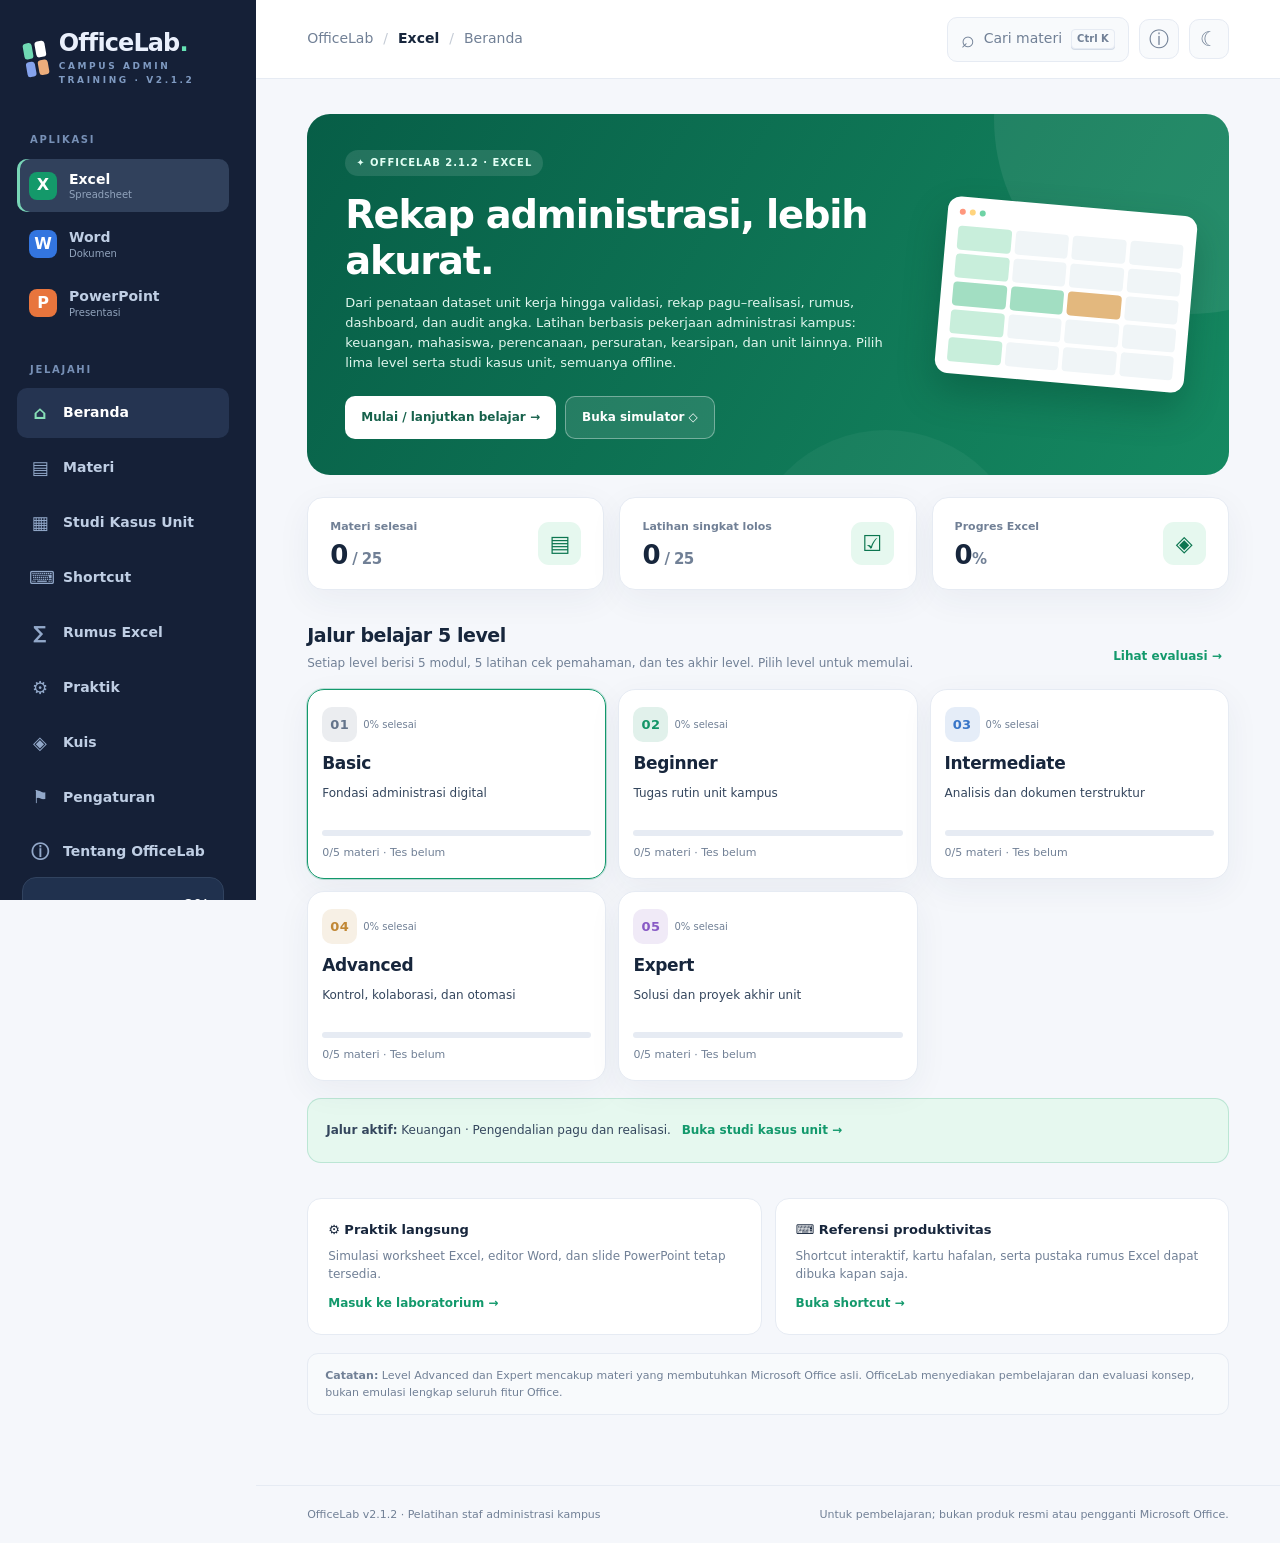
<file: index.html>
<!doctype html>
<html lang="id">
<head>
  <meta charset="utf-8">
  <meta name="viewport" content="width=device-width, initial-scale=1">
  <meta name="color-scheme" content="light dark">
  <meta name="description" content="OfficeLab v2.1.2: 75 modul lengkap untuk pegawai administrasi kampus, tujuh jalur kerja, studi kasus dan praktik interaktif offline.">
  <title>OfficeLab v2.1.2 — Pelatihan Administrasi Kampus</title>
  <link rel="stylesheet" href="style.css">
</head>
<body>
  <a class="skip-link" href="#main-view">Lewati navigasi</a>
  <div class="app-shell">
    <aside class="sidebar" tabindex="0" aria-label="Navigasi pembelajaran. Gulir ke bawah untuk melihat semua menu">
      <div class="brand"><div class="brand-mark" aria-hidden="true"><span></span><span></span><span></span><span></span></div><div><strong>OfficeLab<span class="brand-dot">.</span></strong><small>CAMPUS ADMIN TRAINING · V2.1.2</small></div></div>
      <div class="sidebar-label">APLIKASI</div>
      <nav id="course-nav" class="course-nav" aria-label="Pilih aplikasi"></nav>
      <div class="sidebar-label sidebar-label-gap">JELAJAHI</div>
      <nav id="section-nav" class="section-nav" aria-label="Pilih bagian"></nav>
      <div class="sidebar-bottom"><div class="side-progress"><div class="side-progress-head"><span>Progres keseluruhan</span><strong id="overall-percent">0%</strong></div><div class="track"><div id="overall-bar" class="track-fill" style="width:0%"></div></div><small>Progres tersimpan otomatis di browser ini.</small></div><div class="offline-pill"><span class="pulse-dot"></span> 100% OFFLINE</div></div>
    </aside>
    <div class="workspace">
      <header class="topbar"><div class="breadcrumbs"><span>OfficeLab</span><span class="crumb-slash">/</span><strong id="breadcrumb-course">Excel</strong><span class="crumb-slash">/</span><span id="breadcrumb-section">Beranda</span></div><div class="top-actions"><button class="icon-btn" type="button" id="open-search" title="Cari materi, shortcut, atau rumus (Ctrl+K)" aria-label="Buka pencarian"><span class="search-icon">⌕</span><span class="search-text">Cari materi</span><kbd>Ctrl K</kbd></button><button class="square-icon-btn" id="open-about" type="button" title="Tentang OfficeLab" aria-label="Buka halaman Tentang OfficeLab">ⓘ</button><button class="square-icon-btn" id="theme-toggle" type="button" title="Ganti tampilan" aria-label="Ganti mode terang/gelap">☾</button></div></header>
      <main class="main" id="main-view" tabindex="-1" aria-live="polite"></main>
      <footer class="footnote"><span>OfficeLab v2.1.2 · Pelatihan staf administrasi kampus</span><span>Untuk pembelajaran; bukan produk resmi atau pengganti Microsoft Office.</span></footer>
    </div>
  </div>
  <div id="toast" class="toast" role="status" aria-live="polite"></div>
  <div id="search-modal" class="modal-backdrop hidden" role="dialog" aria-modal="true" aria-label="Pencarian materi">
    <div class="search-modal"><div class="search-modal-top"><span class="search-icon">⌕</span><input id="global-search" type="search" placeholder="Cari: SUM, Heading, Slide, Ctrl + S..." aria-label="Cari semua materi" autocomplete="off"><button id="close-search" class="small-quiet" type="button">Esc</button></div><div id="global-search-results" class="search-results"></div><div class="modal-help">Pilih hasil untuk membuka materi · Tekan Esc untuk menutup</div></div>
  </div>
  <div id="presentation-overlay" class="presentation-overlay hidden" role="dialog" aria-modal="true" aria-label="Mode presentasi"><div id="presentation-content" class="presentation-content"></div><div class="presentation-bottom"><span id="presentation-count"></span><span>← → untuk navigasi · Esc untuk keluar</span><div><button id="presentation-prev" class="pres-btn" type="button">← Sebelumnya</button><button id="presentation-next" class="pres-btn" type="button">Berikutnya →</button><button id="presentation-close" class="pres-btn" type="button">Tutup ✕</button></div></div></div>
  <script src="cases.js" defer></script>
  <script src="data.js" defer></script>
  <script src="curriculum.js" defer></script>
  <script src="app.js" defer></script>
</body>
</html>
</file>
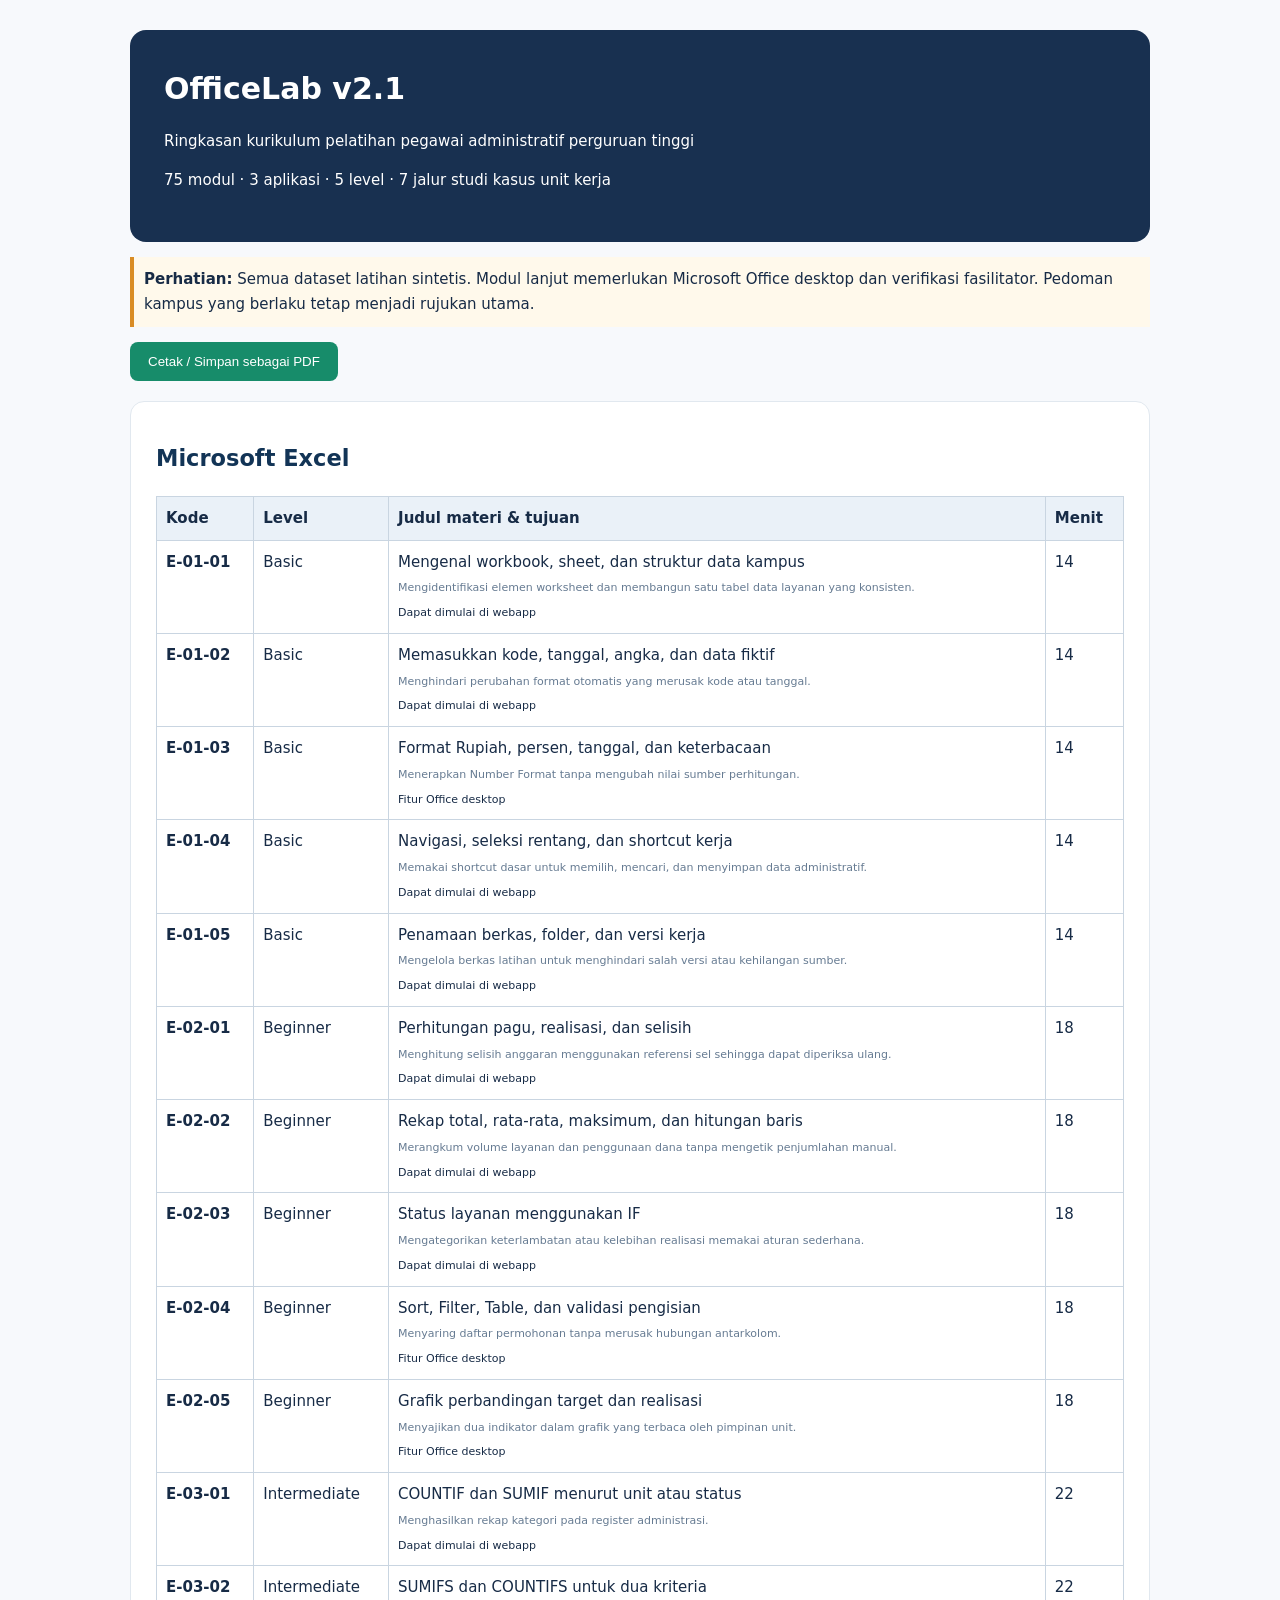
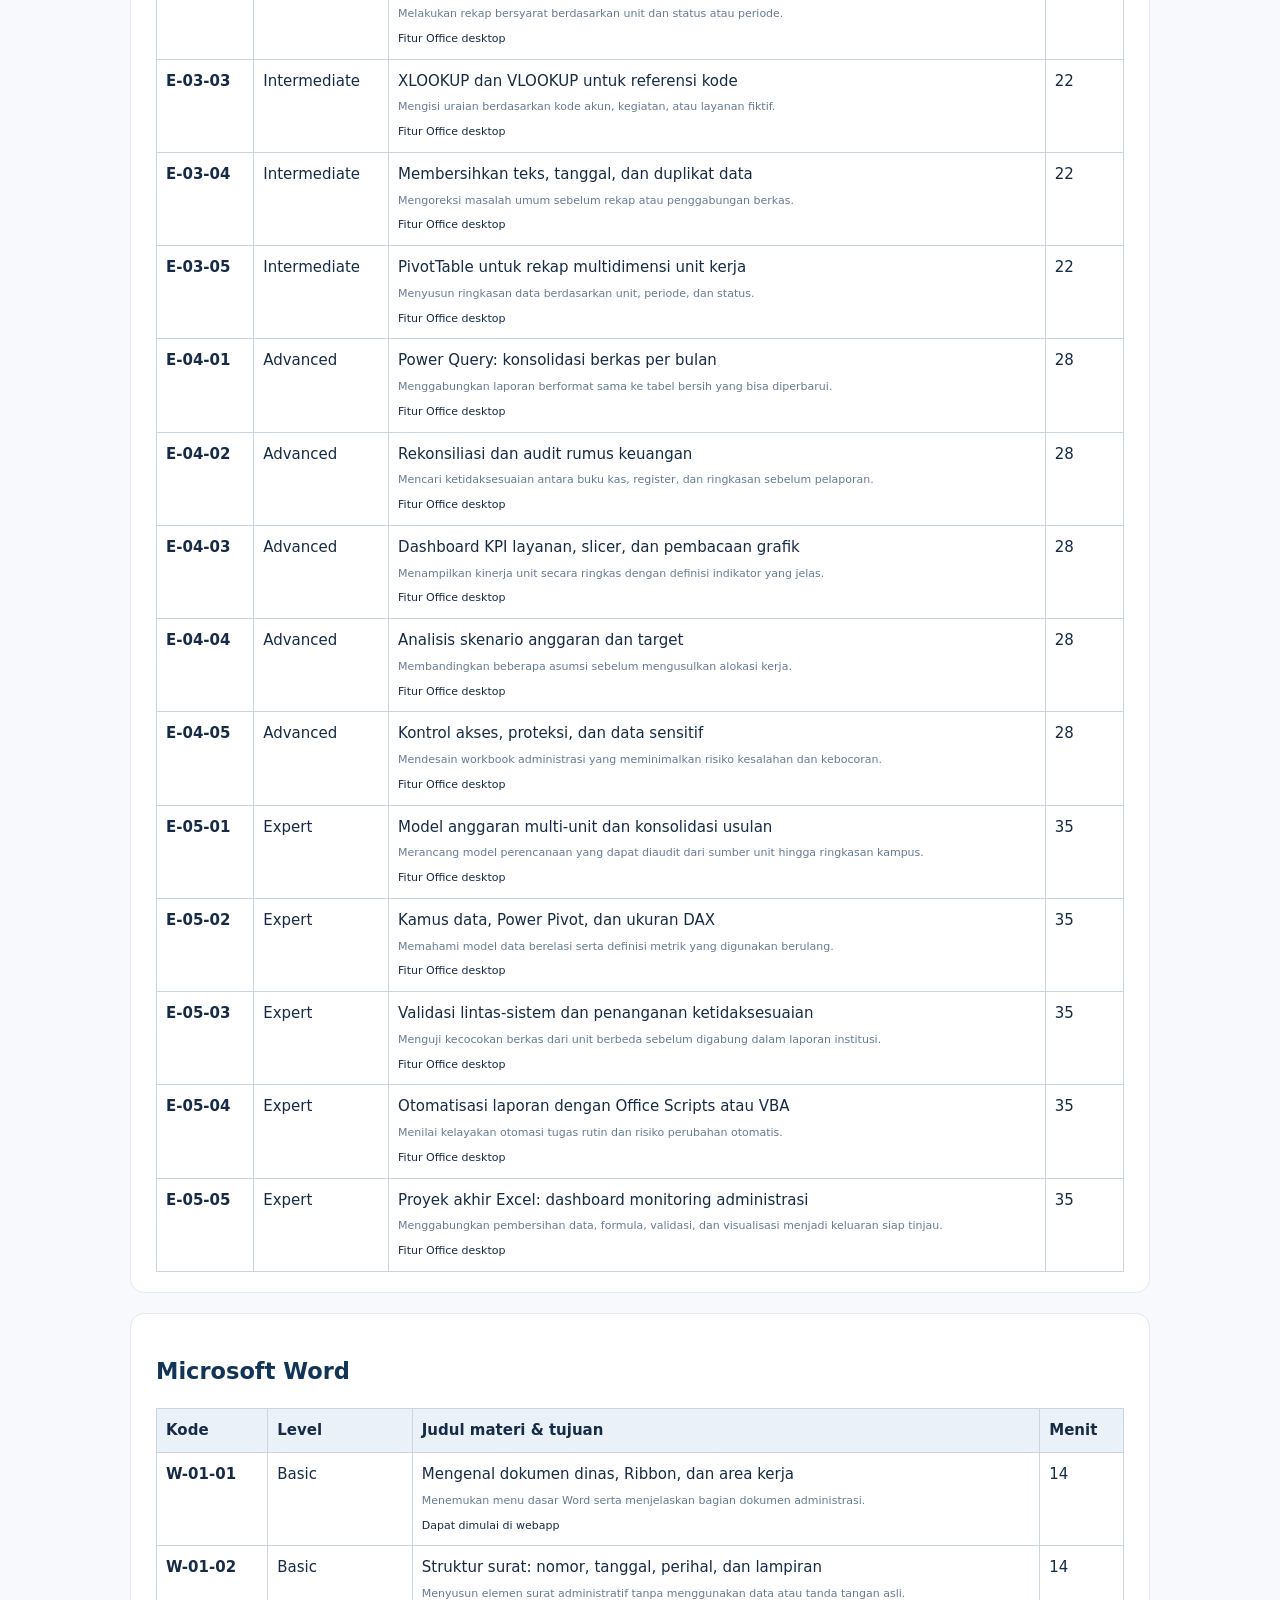
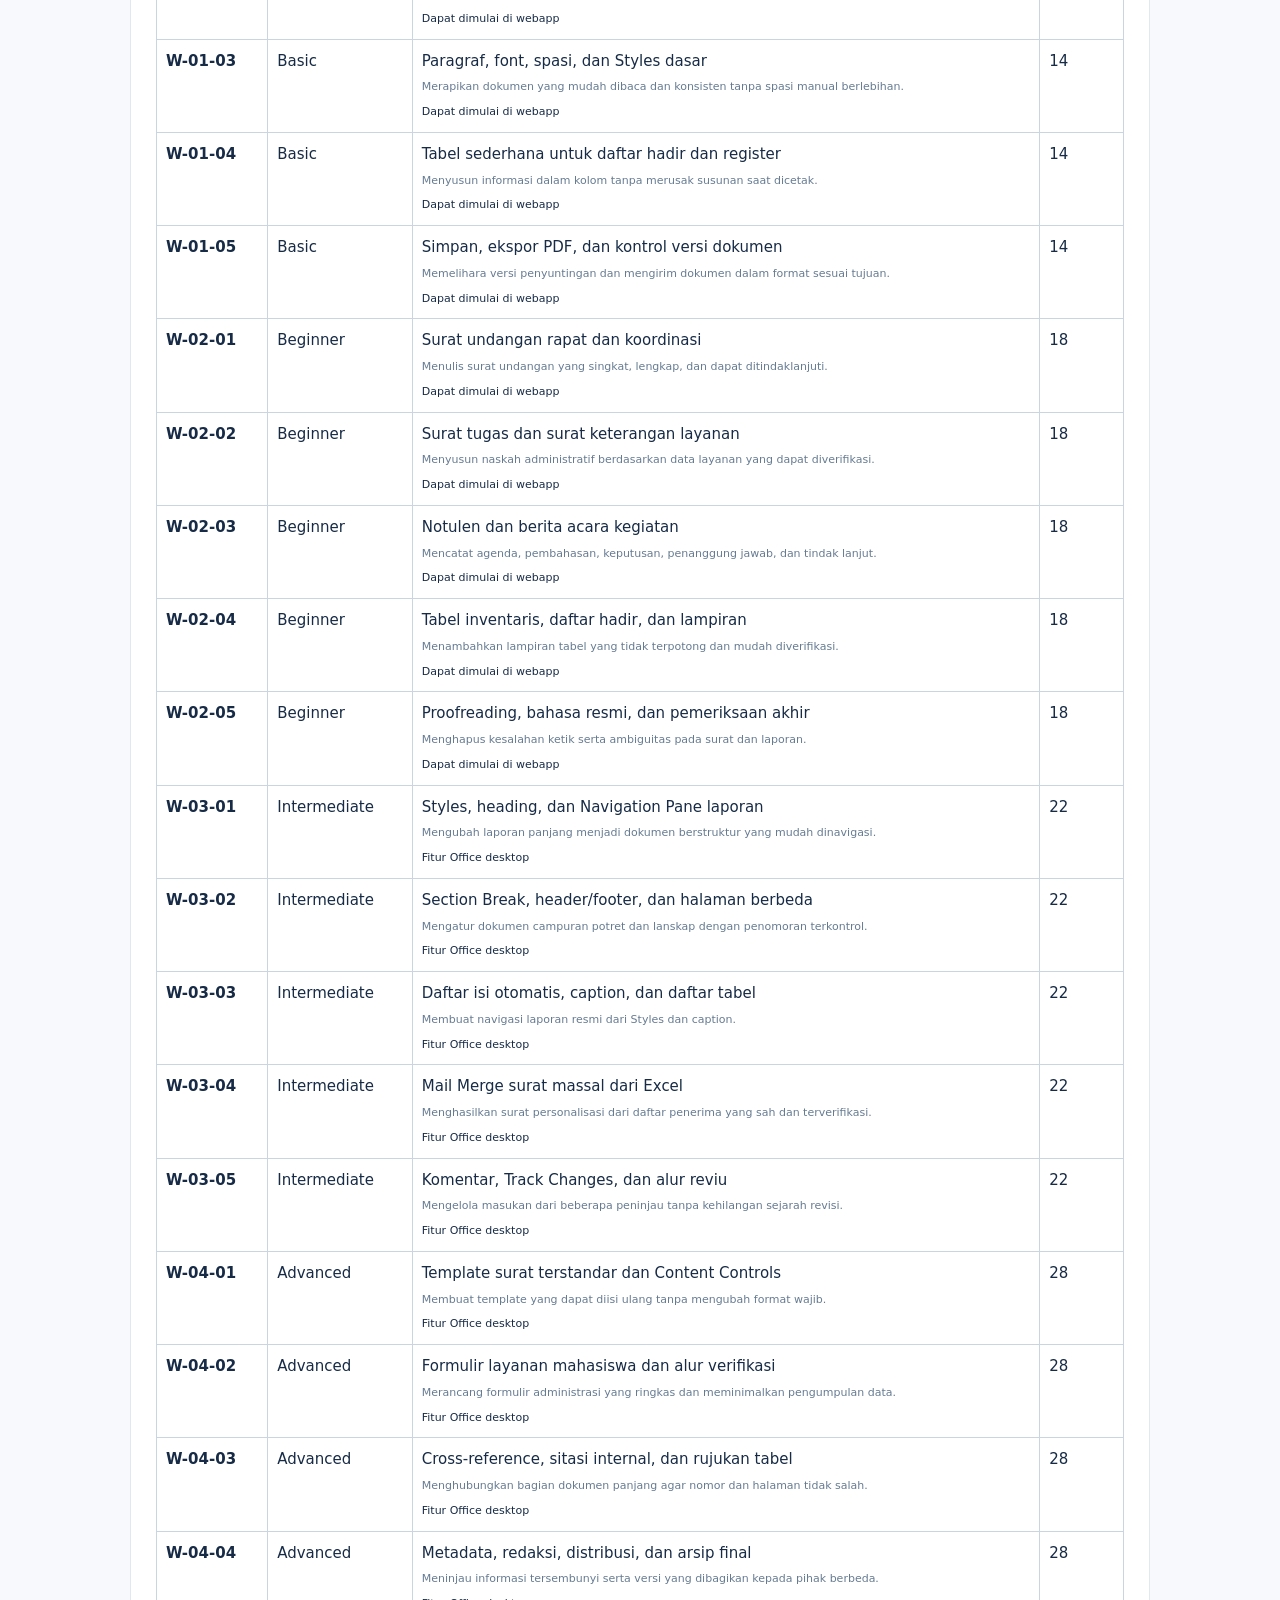
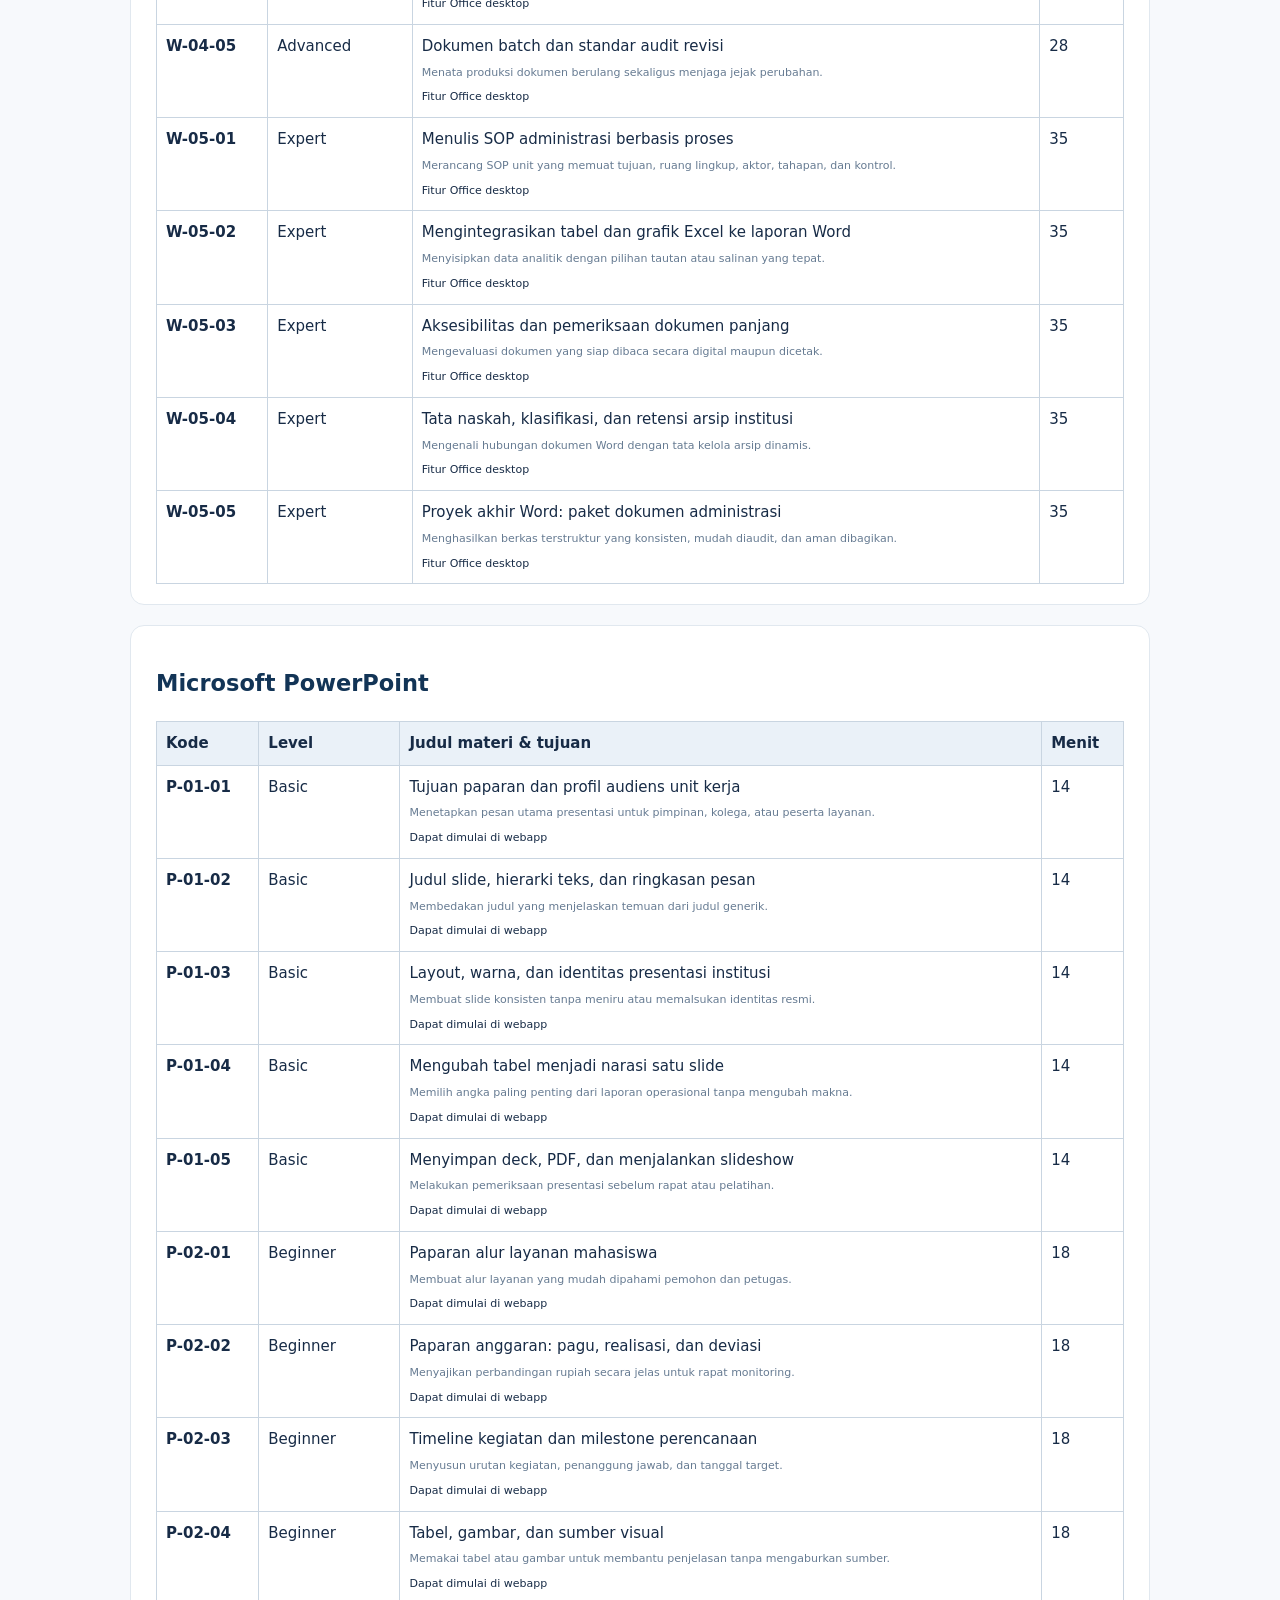
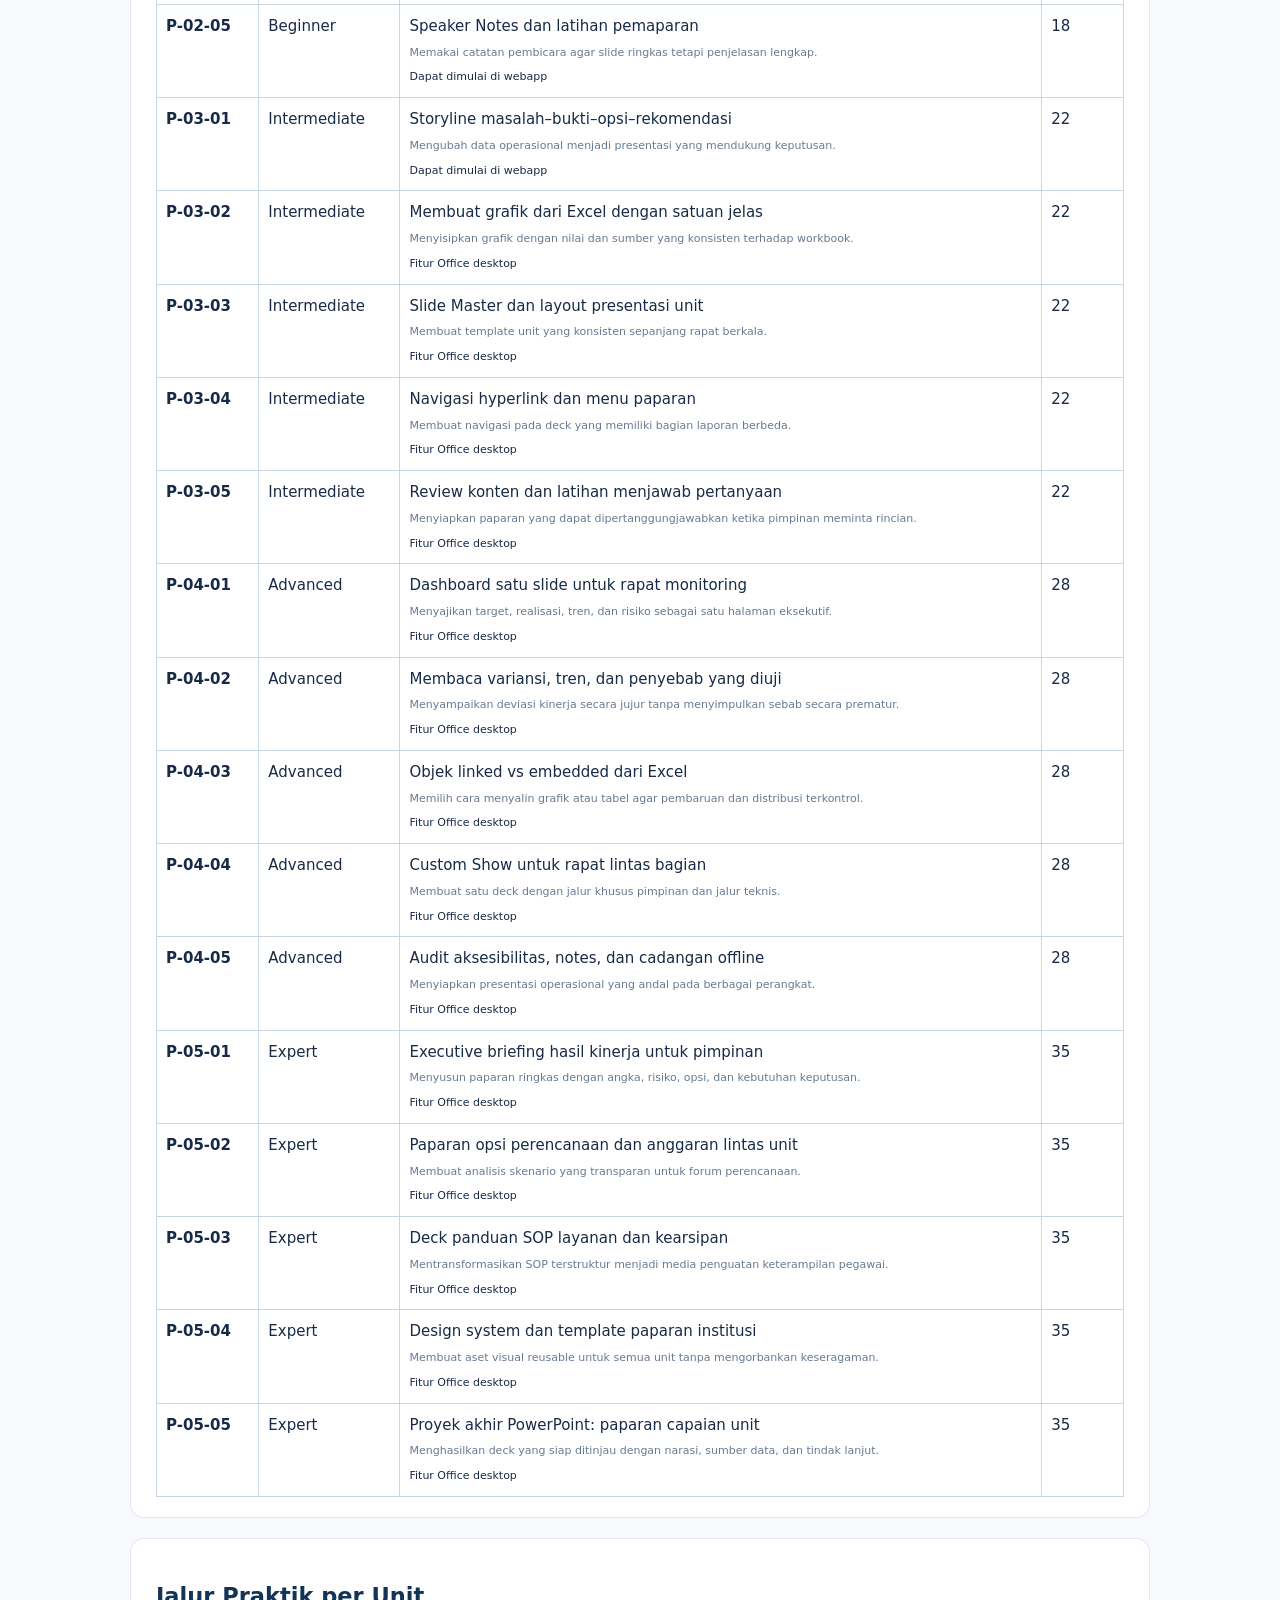
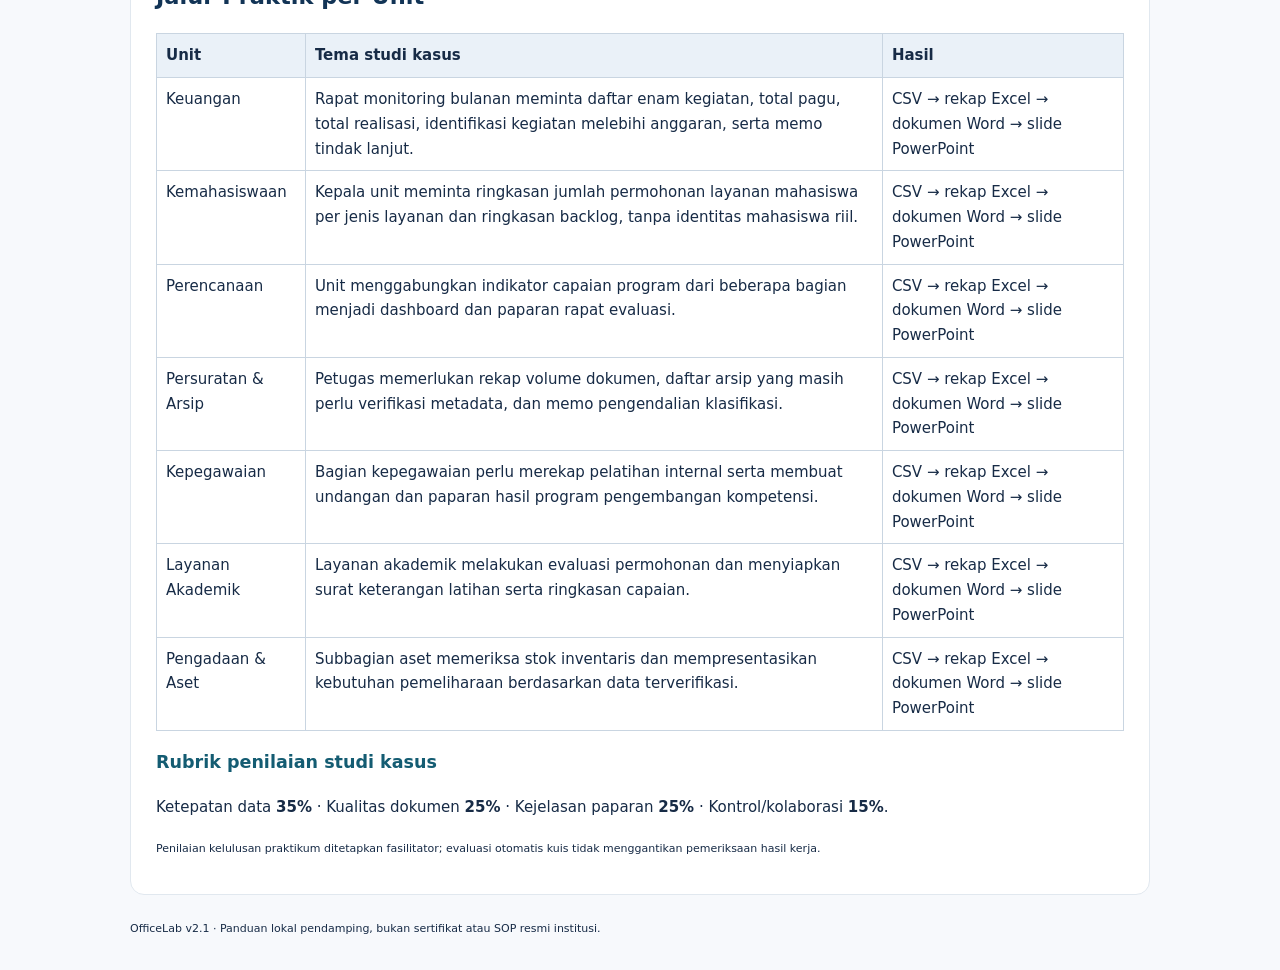
<file: PANDUAN_PELATIHAN_CETAK.html>
<!doctype html><html lang="id"><head><meta charset="utf-8"><meta name="viewport" content="width=device-width,initial-scale=1"><title>Panduan OfficeLab v2.1 · Kurikulum</title><style>body{max-width:1020px;margin:0 auto;padding:30px;font:15px/1.65 system-ui,'Segoe UI',Arial;color:#172b46;background:#f7f9fc}header{padding:34px;background:#183050;color:#fff;border-radius:16px}header h1{margin:0}section{padding:20px 25px;background:#fff;border:1px solid #e1e8ef;border-radius:14px;margin:20px 0}h2{color:#123456}h3{color:#145c72}table{border-collapse:collapse;width:100%}th,td{padding:9px;border:1px solid #c9d5e1;vertical-align:top;text-align:left}th{background:#eaf1f8}.muted{color:#667b92}small{font-size:11px}button{border:0;border-radius:8px;padding:12px 18px;background:#178c6a;color:white;cursor:pointer}.level{background:#eef6f4;padding:6px 10px;border-radius:6px}.warning{border-left:4px solid #d98c24;padding:10px;background:#fff9eb}@media print{body{background:#fff;padding:0}header{background:#fff!important;color:#162d48;border-bottom:2px solid #162d48;border-radius:0}section{break-inside:avoid;border:0;border-bottom:1px solid #ddd;padding:8px 0}button{display:none}@page{size:A4;margin:13mm}}</style></head><body><header><h1>OfficeLab v2.1</h1><p>Ringkasan kurikulum pelatihan pegawai administratif perguruan tinggi</p><p>75 modul · 3 aplikasi · 5 level · 7 jalur studi kasus unit kerja</p></header><p class="warning"><strong>Perhatian:</strong> Semua dataset latihan sintetis. Modul lanjut memerlukan Microsoft Office desktop dan verifikasi fasilitator. Pedoman kampus yang berlaku tetap menjadi rujukan utama.</p><button onclick="window.print()">Cetak / Simpan sebagai PDF</button><section><h2>Microsoft Excel</h2><table><tr><th>Kode</th><th>Level</th><th>Judul materi & tujuan</th><th>Menit</th></tr><tr><td><strong>E-01-01</strong></td><td>Basic</td><td>Mengenal workbook, sheet, dan struktur data kampus<br><span class="muted"><small>Mengidentifikasi elemen worksheet dan membangun satu tabel data layanan yang konsisten.</small></span><br><small>Dapat dimulai di webapp</small></td><td>14</td></tr><tr><td><strong>E-01-02</strong></td><td>Basic</td><td>Memasukkan kode, tanggal, angka, dan data fiktif<br><span class="muted"><small>Menghindari perubahan format otomatis yang merusak kode atau tanggal.</small></span><br><small>Dapat dimulai di webapp</small></td><td>14</td></tr><tr><td><strong>E-01-03</strong></td><td>Basic</td><td>Format Rupiah, persen, tanggal, dan keterbacaan<br><span class="muted"><small>Menerapkan Number Format tanpa mengubah nilai sumber perhitungan.</small></span><br><small>Fitur Office desktop</small></td><td>14</td></tr><tr><td><strong>E-01-04</strong></td><td>Basic</td><td>Navigasi, seleksi rentang, dan shortcut kerja<br><span class="muted"><small>Memakai shortcut dasar untuk memilih, mencari, dan menyimpan data administratif.</small></span><br><small>Dapat dimulai di webapp</small></td><td>14</td></tr><tr><td><strong>E-01-05</strong></td><td>Basic</td><td>Penamaan berkas, folder, dan versi kerja<br><span class="muted"><small>Mengelola berkas latihan untuk menghindari salah versi atau kehilangan sumber.</small></span><br><small>Dapat dimulai di webapp</small></td><td>14</td></tr><tr><td><strong>E-02-01</strong></td><td>Beginner</td><td>Perhitungan pagu, realisasi, dan selisih<br><span class="muted"><small>Menghitung selisih anggaran menggunakan referensi sel sehingga dapat diperiksa ulang.</small></span><br><small>Dapat dimulai di webapp</small></td><td>18</td></tr><tr><td><strong>E-02-02</strong></td><td>Beginner</td><td>Rekap total, rata-rata, maksimum, dan hitungan baris<br><span class="muted"><small>Merangkum volume layanan dan penggunaan dana tanpa mengetik penjumlahan manual.</small></span><br><small>Dapat dimulai di webapp</small></td><td>18</td></tr><tr><td><strong>E-02-03</strong></td><td>Beginner</td><td>Status layanan menggunakan IF<br><span class="muted"><small>Mengategorikan keterlambatan atau kelebihan realisasi memakai aturan sederhana.</small></span><br><small>Dapat dimulai di webapp</small></td><td>18</td></tr><tr><td><strong>E-02-04</strong></td><td>Beginner</td><td>Sort, Filter, Table, dan validasi pengisian<br><span class="muted"><small>Menyaring daftar permohonan tanpa merusak hubungan antarkolom.</small></span><br><small>Fitur Office desktop</small></td><td>18</td></tr><tr><td><strong>E-02-05</strong></td><td>Beginner</td><td>Grafik perbandingan target dan realisasi<br><span class="muted"><small>Menyajikan dua indikator dalam grafik yang terbaca oleh pimpinan unit.</small></span><br><small>Fitur Office desktop</small></td><td>18</td></tr><tr><td><strong>E-03-01</strong></td><td>Intermediate</td><td>COUNTIF dan SUMIF menurut unit atau status<br><span class="muted"><small>Menghasilkan rekap kategori pada register administrasi.</small></span><br><small>Dapat dimulai di webapp</small></td><td>22</td></tr><tr><td><strong>E-03-02</strong></td><td>Intermediate</td><td>SUMIFS dan COUNTIFS untuk dua kriteria<br><span class="muted"><small>Melakukan rekap bersyarat berdasarkan unit dan status atau periode.</small></span><br><small>Fitur Office desktop</small></td><td>22</td></tr><tr><td><strong>E-03-03</strong></td><td>Intermediate</td><td>XLOOKUP dan VLOOKUP untuk referensi kode<br><span class="muted"><small>Mengisi uraian berdasarkan kode akun, kegiatan, atau layanan fiktif.</small></span><br><small>Fitur Office desktop</small></td><td>22</td></tr><tr><td><strong>E-03-04</strong></td><td>Intermediate</td><td>Membersihkan teks, tanggal, dan duplikat data<br><span class="muted"><small>Mengoreksi masalah umum sebelum rekap atau penggabungan berkas.</small></span><br><small>Fitur Office desktop</small></td><td>22</td></tr><tr><td><strong>E-03-05</strong></td><td>Intermediate</td><td>PivotTable untuk rekap multidimensi unit kerja<br><span class="muted"><small>Menyusun ringkasan data berdasarkan unit, periode, dan status.</small></span><br><small>Fitur Office desktop</small></td><td>22</td></tr><tr><td><strong>E-04-01</strong></td><td>Advanced</td><td>Power Query: konsolidasi berkas per bulan<br><span class="muted"><small>Menggabungkan laporan berformat sama ke tabel bersih yang bisa diperbarui.</small></span><br><small>Fitur Office desktop</small></td><td>28</td></tr><tr><td><strong>E-04-02</strong></td><td>Advanced</td><td>Rekonsiliasi dan audit rumus keuangan<br><span class="muted"><small>Mencari ketidaksesuaian antara buku kas, register, dan ringkasan sebelum pelaporan.</small></span><br><small>Fitur Office desktop</small></td><td>28</td></tr><tr><td><strong>E-04-03</strong></td><td>Advanced</td><td>Dashboard KPI layanan, slicer, dan pembacaan grafik<br><span class="muted"><small>Menampilkan kinerja unit secara ringkas dengan definisi indikator yang jelas.</small></span><br><small>Fitur Office desktop</small></td><td>28</td></tr><tr><td><strong>E-04-04</strong></td><td>Advanced</td><td>Analisis skenario anggaran dan target<br><span class="muted"><small>Membandingkan beberapa asumsi sebelum mengusulkan alokasi kerja.</small></span><br><small>Fitur Office desktop</small></td><td>28</td></tr><tr><td><strong>E-04-05</strong></td><td>Advanced</td><td>Kontrol akses, proteksi, dan data sensitif<br><span class="muted"><small>Mendesain workbook administrasi yang meminimalkan risiko kesalahan dan kebocoran.</small></span><br><small>Fitur Office desktop</small></td><td>28</td></tr><tr><td><strong>E-05-01</strong></td><td>Expert</td><td>Model anggaran multi-unit dan konsolidasi usulan<br><span class="muted"><small>Merancang model perencanaan yang dapat diaudit dari sumber unit hingga ringkasan kampus.</small></span><br><small>Fitur Office desktop</small></td><td>35</td></tr><tr><td><strong>E-05-02</strong></td><td>Expert</td><td>Kamus data, Power Pivot, dan ukuran DAX<br><span class="muted"><small>Memahami model data berelasi serta definisi metrik yang digunakan berulang.</small></span><br><small>Fitur Office desktop</small></td><td>35</td></tr><tr><td><strong>E-05-03</strong></td><td>Expert</td><td>Validasi lintas-sistem dan penanganan ketidaksesuaian<br><span class="muted"><small>Menguji kecocokan berkas dari unit berbeda sebelum digabung dalam laporan institusi.</small></span><br><small>Fitur Office desktop</small></td><td>35</td></tr><tr><td><strong>E-05-04</strong></td><td>Expert</td><td>Otomatisasi laporan dengan Office Scripts atau VBA<br><span class="muted"><small>Menilai kelayakan otomasi tugas rutin dan risiko perubahan otomatis.</small></span><br><small>Fitur Office desktop</small></td><td>35</td></tr><tr><td><strong>E-05-05</strong></td><td>Expert</td><td>Proyek akhir Excel: dashboard monitoring administrasi<br><span class="muted"><small>Menggabungkan pembersihan data, formula, validasi, dan visualisasi menjadi keluaran siap tinjau.</small></span><br><small>Fitur Office desktop</small></td><td>35</td></tr></table></section><section><h2>Microsoft Word</h2><table><tr><th>Kode</th><th>Level</th><th>Judul materi & tujuan</th><th>Menit</th></tr><tr><td><strong>W-01-01</strong></td><td>Basic</td><td>Mengenal dokumen dinas, Ribbon, dan area kerja<br><span class="muted"><small>Menemukan menu dasar Word serta menjelaskan bagian dokumen administrasi.</small></span><br><small>Dapat dimulai di webapp</small></td><td>14</td></tr><tr><td><strong>W-01-02</strong></td><td>Basic</td><td>Struktur surat: nomor, tanggal, perihal, dan lampiran<br><span class="muted"><small>Menyusun elemen surat administratif tanpa menggunakan data atau tanda tangan asli.</small></span><br><small>Dapat dimulai di webapp</small></td><td>14</td></tr><tr><td><strong>W-01-03</strong></td><td>Basic</td><td>Paragraf, font, spasi, dan Styles dasar<br><span class="muted"><small>Merapikan dokumen yang mudah dibaca dan konsisten tanpa spasi manual berlebihan.</small></span><br><small>Dapat dimulai di webapp</small></td><td>14</td></tr><tr><td><strong>W-01-04</strong></td><td>Basic</td><td>Tabel sederhana untuk daftar hadir dan register<br><span class="muted"><small>Menyusun informasi dalam kolom tanpa merusak susunan saat dicetak.</small></span><br><small>Dapat dimulai di webapp</small></td><td>14</td></tr><tr><td><strong>W-01-05</strong></td><td>Basic</td><td>Simpan, ekspor PDF, dan kontrol versi dokumen<br><span class="muted"><small>Memelihara versi penyuntingan dan mengirim dokumen dalam format sesuai tujuan.</small></span><br><small>Dapat dimulai di webapp</small></td><td>14</td></tr><tr><td><strong>W-02-01</strong></td><td>Beginner</td><td>Surat undangan rapat dan koordinasi<br><span class="muted"><small>Menulis surat undangan yang singkat, lengkap, dan dapat ditindaklanjuti.</small></span><br><small>Dapat dimulai di webapp</small></td><td>18</td></tr><tr><td><strong>W-02-02</strong></td><td>Beginner</td><td>Surat tugas dan surat keterangan layanan<br><span class="muted"><small>Menyusun naskah administratif berdasarkan data layanan yang dapat diverifikasi.</small></span><br><small>Dapat dimulai di webapp</small></td><td>18</td></tr><tr><td><strong>W-02-03</strong></td><td>Beginner</td><td>Notulen dan berita acara kegiatan<br><span class="muted"><small>Mencatat agenda, pembahasan, keputusan, penanggung jawab, dan tindak lanjut.</small></span><br><small>Dapat dimulai di webapp</small></td><td>18</td></tr><tr><td><strong>W-02-04</strong></td><td>Beginner</td><td>Tabel inventaris, daftar hadir, dan lampiran<br><span class="muted"><small>Menambahkan lampiran tabel yang tidak terpotong dan mudah diverifikasi.</small></span><br><small>Dapat dimulai di webapp</small></td><td>18</td></tr><tr><td><strong>W-02-05</strong></td><td>Beginner</td><td>Proofreading, bahasa resmi, dan pemeriksaan akhir<br><span class="muted"><small>Menghapus kesalahan ketik serta ambiguitas pada surat dan laporan.</small></span><br><small>Dapat dimulai di webapp</small></td><td>18</td></tr><tr><td><strong>W-03-01</strong></td><td>Intermediate</td><td>Styles, heading, dan Navigation Pane laporan<br><span class="muted"><small>Mengubah laporan panjang menjadi dokumen berstruktur yang mudah dinavigasi.</small></span><br><small>Fitur Office desktop</small></td><td>22</td></tr><tr><td><strong>W-03-02</strong></td><td>Intermediate</td><td>Section Break, header/footer, dan halaman berbeda<br><span class="muted"><small>Mengatur dokumen campuran potret dan lanskap dengan penomoran terkontrol.</small></span><br><small>Fitur Office desktop</small></td><td>22</td></tr><tr><td><strong>W-03-03</strong></td><td>Intermediate</td><td>Daftar isi otomatis, caption, dan daftar tabel<br><span class="muted"><small>Membuat navigasi laporan resmi dari Styles dan caption.</small></span><br><small>Fitur Office desktop</small></td><td>22</td></tr><tr><td><strong>W-03-04</strong></td><td>Intermediate</td><td>Mail Merge surat massal dari Excel<br><span class="muted"><small>Menghasilkan surat personalisasi dari daftar penerima yang sah dan terverifikasi.</small></span><br><small>Fitur Office desktop</small></td><td>22</td></tr><tr><td><strong>W-03-05</strong></td><td>Intermediate</td><td>Komentar, Track Changes, dan alur reviu<br><span class="muted"><small>Mengelola masukan dari beberapa peninjau tanpa kehilangan sejarah revisi.</small></span><br><small>Fitur Office desktop</small></td><td>22</td></tr><tr><td><strong>W-04-01</strong></td><td>Advanced</td><td>Template surat terstandar dan Content Controls<br><span class="muted"><small>Membuat template yang dapat diisi ulang tanpa mengubah format wajib.</small></span><br><small>Fitur Office desktop</small></td><td>28</td></tr><tr><td><strong>W-04-02</strong></td><td>Advanced</td><td>Formulir layanan mahasiswa dan alur verifikasi<br><span class="muted"><small>Merancang formulir administrasi yang ringkas dan meminimalkan pengumpulan data.</small></span><br><small>Fitur Office desktop</small></td><td>28</td></tr><tr><td><strong>W-04-03</strong></td><td>Advanced</td><td>Cross-reference, sitasi internal, dan rujukan tabel<br><span class="muted"><small>Menghubungkan bagian dokumen panjang agar nomor dan halaman tidak salah.</small></span><br><small>Fitur Office desktop</small></td><td>28</td></tr><tr><td><strong>W-04-04</strong></td><td>Advanced</td><td>Metadata, redaksi, distribusi, dan arsip final<br><span class="muted"><small>Meninjau informasi tersembunyi serta versi yang dibagikan kepada pihak berbeda.</small></span><br><small>Fitur Office desktop</small></td><td>28</td></tr><tr><td><strong>W-04-05</strong></td><td>Advanced</td><td>Dokumen batch dan standar audit revisi<br><span class="muted"><small>Menata produksi dokumen berulang sekaligus menjaga jejak perubahan.</small></span><br><small>Fitur Office desktop</small></td><td>28</td></tr><tr><td><strong>W-05-01</strong></td><td>Expert</td><td>Menulis SOP administrasi berbasis proses<br><span class="muted"><small>Merancang SOP unit yang memuat tujuan, ruang lingkup, aktor, tahapan, dan kontrol.</small></span><br><small>Fitur Office desktop</small></td><td>35</td></tr><tr><td><strong>W-05-02</strong></td><td>Expert</td><td>Mengintegrasikan tabel dan grafik Excel ke laporan Word<br><span class="muted"><small>Menyisipkan data analitik dengan pilihan tautan atau salinan yang tepat.</small></span><br><small>Fitur Office desktop</small></td><td>35</td></tr><tr><td><strong>W-05-03</strong></td><td>Expert</td><td>Aksesibilitas dan pemeriksaan dokumen panjang<br><span class="muted"><small>Mengevaluasi dokumen yang siap dibaca secara digital maupun dicetak.</small></span><br><small>Fitur Office desktop</small></td><td>35</td></tr><tr><td><strong>W-05-04</strong></td><td>Expert</td><td>Tata naskah, klasifikasi, dan retensi arsip institusi<br><span class="muted"><small>Mengenali hubungan dokumen Word dengan tata kelola arsip dinamis.</small></span><br><small>Fitur Office desktop</small></td><td>35</td></tr><tr><td><strong>W-05-05</strong></td><td>Expert</td><td>Proyek akhir Word: paket dokumen administrasi<br><span class="muted"><small>Menghasilkan berkas terstruktur yang konsisten, mudah diaudit, dan aman dibagikan.</small></span><br><small>Fitur Office desktop</small></td><td>35</td></tr></table></section><section><h2>Microsoft PowerPoint</h2><table><tr><th>Kode</th><th>Level</th><th>Judul materi & tujuan</th><th>Menit</th></tr><tr><td><strong>P-01-01</strong></td><td>Basic</td><td>Tujuan paparan dan profil audiens unit kerja<br><span class="muted"><small>Menetapkan pesan utama presentasi untuk pimpinan, kolega, atau peserta layanan.</small></span><br><small>Dapat dimulai di webapp</small></td><td>14</td></tr><tr><td><strong>P-01-02</strong></td><td>Basic</td><td>Judul slide, hierarki teks, dan ringkasan pesan<br><span class="muted"><small>Membedakan judul yang menjelaskan temuan dari judul generik.</small></span><br><small>Dapat dimulai di webapp</small></td><td>14</td></tr><tr><td><strong>P-01-03</strong></td><td>Basic</td><td>Layout, warna, dan identitas presentasi institusi<br><span class="muted"><small>Membuat slide konsisten tanpa meniru atau memalsukan identitas resmi.</small></span><br><small>Dapat dimulai di webapp</small></td><td>14</td></tr><tr><td><strong>P-01-04</strong></td><td>Basic</td><td>Mengubah tabel menjadi narasi satu slide<br><span class="muted"><small>Memilih angka paling penting dari laporan operasional tanpa mengubah makna.</small></span><br><small>Dapat dimulai di webapp</small></td><td>14</td></tr><tr><td><strong>P-01-05</strong></td><td>Basic</td><td>Menyimpan deck, PDF, dan menjalankan slideshow<br><span class="muted"><small>Melakukan pemeriksaan presentasi sebelum rapat atau pelatihan.</small></span><br><small>Dapat dimulai di webapp</small></td><td>14</td></tr><tr><td><strong>P-02-01</strong></td><td>Beginner</td><td>Paparan alur layanan mahasiswa<br><span class="muted"><small>Membuat alur layanan yang mudah dipahami pemohon dan petugas.</small></span><br><small>Dapat dimulai di webapp</small></td><td>18</td></tr><tr><td><strong>P-02-02</strong></td><td>Beginner</td><td>Paparan anggaran: pagu, realisasi, dan deviasi<br><span class="muted"><small>Menyajikan perbandingan rupiah secara jelas untuk rapat monitoring.</small></span><br><small>Dapat dimulai di webapp</small></td><td>18</td></tr><tr><td><strong>P-02-03</strong></td><td>Beginner</td><td>Timeline kegiatan dan milestone perencanaan<br><span class="muted"><small>Menyusun urutan kegiatan, penanggung jawab, dan tanggal target.</small></span><br><small>Dapat dimulai di webapp</small></td><td>18</td></tr><tr><td><strong>P-02-04</strong></td><td>Beginner</td><td>Tabel, gambar, dan sumber visual<br><span class="muted"><small>Memakai tabel atau gambar untuk membantu penjelasan tanpa mengaburkan sumber.</small></span><br><small>Dapat dimulai di webapp</small></td><td>18</td></tr><tr><td><strong>P-02-05</strong></td><td>Beginner</td><td>Speaker Notes dan latihan pemaparan<br><span class="muted"><small>Memakai catatan pembicara agar slide ringkas tetapi penjelasan lengkap.</small></span><br><small>Dapat dimulai di webapp</small></td><td>18</td></tr><tr><td><strong>P-03-01</strong></td><td>Intermediate</td><td>Storyline masalah–bukti–opsi–rekomendasi<br><span class="muted"><small>Mengubah data operasional menjadi presentasi yang mendukung keputusan.</small></span><br><small>Dapat dimulai di webapp</small></td><td>22</td></tr><tr><td><strong>P-03-02</strong></td><td>Intermediate</td><td>Membuat grafik dari Excel dengan satuan jelas<br><span class="muted"><small>Menyisipkan grafik dengan nilai dan sumber yang konsisten terhadap workbook.</small></span><br><small>Fitur Office desktop</small></td><td>22</td></tr><tr><td><strong>P-03-03</strong></td><td>Intermediate</td><td>Slide Master dan layout presentasi unit<br><span class="muted"><small>Membuat template unit yang konsisten sepanjang rapat berkala.</small></span><br><small>Fitur Office desktop</small></td><td>22</td></tr><tr><td><strong>P-03-04</strong></td><td>Intermediate</td><td>Navigasi hyperlink dan menu paparan<br><span class="muted"><small>Membuat navigasi pada deck yang memiliki bagian laporan berbeda.</small></span><br><small>Fitur Office desktop</small></td><td>22</td></tr><tr><td><strong>P-03-05</strong></td><td>Intermediate</td><td>Review konten dan latihan menjawab pertanyaan<br><span class="muted"><small>Menyiapkan paparan yang dapat dipertanggungjawabkan ketika pimpinan meminta rincian.</small></span><br><small>Fitur Office desktop</small></td><td>22</td></tr><tr><td><strong>P-04-01</strong></td><td>Advanced</td><td>Dashboard satu slide untuk rapat monitoring<br><span class="muted"><small>Menyajikan target, realisasi, tren, dan risiko sebagai satu halaman eksekutif.</small></span><br><small>Fitur Office desktop</small></td><td>28</td></tr><tr><td><strong>P-04-02</strong></td><td>Advanced</td><td>Membaca variansi, tren, dan penyebab yang diuji<br><span class="muted"><small>Menyampaikan deviasi kinerja secara jujur tanpa menyimpulkan sebab secara prematur.</small></span><br><small>Fitur Office desktop</small></td><td>28</td></tr><tr><td><strong>P-04-03</strong></td><td>Advanced</td><td>Objek linked vs embedded dari Excel<br><span class="muted"><small>Memilih cara menyalin grafik atau tabel agar pembaruan dan distribusi terkontrol.</small></span><br><small>Fitur Office desktop</small></td><td>28</td></tr><tr><td><strong>P-04-04</strong></td><td>Advanced</td><td>Custom Show untuk rapat lintas bagian<br><span class="muted"><small>Membuat satu deck dengan jalur khusus pimpinan dan jalur teknis.</small></span><br><small>Fitur Office desktop</small></td><td>28</td></tr><tr><td><strong>P-04-05</strong></td><td>Advanced</td><td>Audit aksesibilitas, notes, dan cadangan offline<br><span class="muted"><small>Menyiapkan presentasi operasional yang andal pada berbagai perangkat.</small></span><br><small>Fitur Office desktop</small></td><td>28</td></tr><tr><td><strong>P-05-01</strong></td><td>Expert</td><td>Executive briefing hasil kinerja untuk pimpinan<br><span class="muted"><small>Menyusun paparan ringkas dengan angka, risiko, opsi, dan kebutuhan keputusan.</small></span><br><small>Fitur Office desktop</small></td><td>35</td></tr><tr><td><strong>P-05-02</strong></td><td>Expert</td><td>Paparan opsi perencanaan dan anggaran lintas unit<br><span class="muted"><small>Membuat analisis skenario yang transparan untuk forum perencanaan.</small></span><br><small>Fitur Office desktop</small></td><td>35</td></tr><tr><td><strong>P-05-03</strong></td><td>Expert</td><td>Deck panduan SOP layanan dan kearsipan<br><span class="muted"><small>Mentransformasikan SOP terstruktur menjadi media penguatan keterampilan pegawai.</small></span><br><small>Fitur Office desktop</small></td><td>35</td></tr><tr><td><strong>P-05-04</strong></td><td>Expert</td><td>Design system dan template paparan institusi<br><span class="muted"><small>Membuat aset visual reusable untuk semua unit tanpa mengorbankan keseragaman.</small></span><br><small>Fitur Office desktop</small></td><td>35</td></tr><tr><td><strong>P-05-05</strong></td><td>Expert</td><td>Proyek akhir PowerPoint: paparan capaian unit<br><span class="muted"><small>Menghasilkan deck yang siap ditinjau dengan narasi, sumber data, dan tindak lanjut.</small></span><br><small>Fitur Office desktop</small></td><td>35</td></tr></table></section><section><h2>Jalur Praktik per Unit</h2><table><tr><th>Unit</th><th>Tema studi kasus</th><th>Hasil</th></tr><tr><td>Keuangan</td><td>Rapat monitoring bulanan meminta daftar enam kegiatan, total pagu, total realisasi, identifikasi kegiatan melebihi anggaran, serta memo tindak lanjut.</td><td>CSV → rekap Excel → dokumen Word → slide PowerPoint</td></tr><tr><td>Kemahasiswaan</td><td>Kepala unit meminta ringkasan jumlah permohonan layanan mahasiswa per jenis layanan dan ringkasan backlog, tanpa identitas mahasiswa riil.</td><td>CSV → rekap Excel → dokumen Word → slide PowerPoint</td></tr><tr><td>Perencanaan</td><td>Unit menggabungkan indikator capaian program dari beberapa bagian menjadi dashboard dan paparan rapat evaluasi.</td><td>CSV → rekap Excel → dokumen Word → slide PowerPoint</td></tr><tr><td>Persuratan &amp; Arsip</td><td>Petugas memerlukan rekap volume dokumen, daftar arsip yang masih perlu verifikasi metadata, dan memo pengendalian klasifikasi.</td><td>CSV → rekap Excel → dokumen Word → slide PowerPoint</td></tr><tr><td>Kepegawaian</td><td>Bagian kepegawaian perlu merekap pelatihan internal serta membuat undangan dan paparan hasil program pengembangan kompetensi.</td><td>CSV → rekap Excel → dokumen Word → slide PowerPoint</td></tr><tr><td>Layanan Akademik</td><td>Layanan akademik melakukan evaluasi permohonan dan menyiapkan surat keterangan latihan serta ringkasan capaian.</td><td>CSV → rekap Excel → dokumen Word → slide PowerPoint</td></tr><tr><td>Pengadaan &amp; Aset</td><td>Subbagian aset memeriksa stok inventaris dan mempresentasikan kebutuhan pemeliharaan berdasarkan data terverifikasi.</td><td>CSV → rekap Excel → dokumen Word → slide PowerPoint</td></tr></table><h3>Rubrik penilaian studi kasus</h3><p>Ketepatan data <strong>35%</strong> · Kualitas dokumen <strong>25%</strong> · Kejelasan paparan <strong>25%</strong> · Kontrol/kolaborasi <strong>15%</strong>.</p><p><small>Penilaian kelulusan praktikum ditetapkan fasilitator; evaluasi otomatis kuis tidak menggantikan pemeriksaan hasil kerja.</small></p></section><footer><small>OfficeLab v2.1 · Panduan lokal pendamping, bukan sertifikat atau SOP resmi institusi.</small></footer></body></html>
</file>
<file: style.css>
:root{--bg:#f5f7fb;--panel:#fff;--soft:#f8fafc;--ink:#17263c;--ink2:#34465d;--muted:#718096;--line:#e6ebf3;--shadow:0 10px 34px rgba(29,52,84,.055);--sidebar:#152037;--sidebar2:#1e2d49;--accent:#13996c;--accent-dark:#0c7650;--accent-light:#e6f8ef;--radius:18px;--danger:#db574d;--warning:#a16207;--success:#078252;--font:Inter,'Segoe UI',system-ui,-apple-system,BlinkMacSystemFont,Arial,sans-serif}
*{box-sizing:border-box}html{scroll-behavior:smooth}body{margin:0;background:var(--bg);color:var(--ink);font:14px/1.55 var(--font);min-height:100vh}button,input,select,textarea{font:inherit}button{cursor:pointer}a{color:var(--accent)}button:disabled{opacity:.45;cursor:not-allowed}button:focus-visible,a:focus-visible,input:focus-visible,select:focus-visible,textarea:focus-visible,[contenteditable]:focus-visible{outline:3px solid color-mix(in srgb,var(--accent) 45%,transparent);outline-offset:3px}::selection{background:#bfd9ff;color:#17263c}.hidden{display:none!important}.skip-link{position:fixed;top:-60px;left:10px;z-index:99;background:#fff;padding:8px}.skip-link:focus{top:10px}.app-shell{display:flex;min-height:100vh}.sidebar{width:256px;min-width:256px;background:var(--sidebar);color:#eaf0fc;display:flex;flex-direction:column;position:sticky;top:0;height:100vh;padding:28px 17px 20px;z-index:2}.brand{display:flex;gap:12px;align-items:center;padding:2px 8px 44px}.brand strong{display:block;font-size:24px;line-height:1.1;letter-spacing:-.9px}.brand small{display:block;font-size:9px;letter-spacing:2.6px;color:#7f9ac1;margin-top:4px;font-weight:700}.brand-dot{color:#65e3b4}.brand-mark{height:34px;width:34px;display:grid;grid-template-columns:repeat(2,1fr);gap:3px;transform:rotate(-10deg)}.brand-mark span{background:#70d9b4;border-radius:3px}.brand-mark span:nth-child(2){background:#fff}.brand-mark span:nth-child(3){background:#85a3ed}.brand-mark span:nth-child(4){background:#ecad7c}.sidebar-label{padding:0 13px;margin-bottom:11px;color:#7790b6;font-size:10px;font-weight:800;letter-spacing:1.7px}.sidebar-label-gap{margin-top:32px}.course-nav,.section-nav{display:grid;gap:5px}.course-link,.section-link{width:100%;text-align:left;border:0;background:transparent;color:#bfcee4;display:flex;align-items:center;gap:12px;border-radius:10px;padding:11px 12px;font-weight:600;transition:background .18s,color .18s}.course-link:hover,.section-link:hover{background:#253653;color:#fff}.course-link.active{background:#31415c;color:#fff;box-shadow:inset 3px 0 0 #78d6b7}.section-link.active{background:#253451;color:#fff}.app-icon{width:28px;height:28px;border-radius:8px;display:grid;place-items:center;color:#fff;font-size:16px;font-weight:800;flex-shrink:0}.app-icon.excel{background:#14996a}.app-icon.word{background:#3375df}.app-icon.powerpoint{background:#e8753d}.course-link em{font-size:10px;color:#91a3bc;font-style:normal;display:block;font-weight:500}.course-link .label-stack{line-height:1.32}.section-symbol{width:22px;font-size:18px;text-align:center;color:#92a8c9}.section-link.active .section-symbol{color:#88e0b7}.sidebar-bottom{margin-top:auto;padding:0 5px}.side-progress{padding:16px 13px;background:#20314e;border:1px solid #31435f;border-radius:14px}.side-progress-head{display:flex;align-items:center;justify-content:space-between;font-size:11px;color:#dae5f6}.side-progress-head strong{font-size:16px;color:#fff}.track{height:7px;background:#dfe6ef;border-radius:100px;overflow:hidden;margin:9px 0}.side-progress .track{background:#344763}.track-fill{height:100%;background:linear-gradient(90deg,#39b48a,#72ddac);border-radius:100px;transition:width .3s}.side-progress small{font-size:10px;color:#aabdd6}.offline-pill{margin-top:18px;font-size:10px;letter-spacing:1.5px;color:#a4bdc7;display:flex;align-items:center;justify-content:center;gap:9px;font-weight:800}.pulse-dot{height:7px;width:7px;background:#53dea6;border-radius:100%;box-shadow:0 0 0 3px #2b594e}.workspace{min-width:0;flex:1;display:flex;flex-direction:column}.topbar{height:79px;border-bottom:1px solid var(--line);display:flex;align-items:center;justify-content:space-between;padding:0 clamp(22px,4vw,58px);background:var(--panel);gap:18px}.breadcrumbs{display:flex;align-items:center;gap:10px;color:var(--muted);white-space:nowrap}.breadcrumbs strong{color:var(--ink)}.crumb-slash{color:#c4cbd5}.top-actions{display:flex;gap:10px;align-items:center}.icon-btn,.square-icon-btn{background:var(--soft);border:1px solid var(--line);color:var(--muted);border-radius:10px;padding:10px 13px;display:flex;gap:9px;align-items:center}.icon-btn:hover,.square-icon-btn:hover{border-color:#b8c8db;color:var(--ink)}.icon-btn kbd{border:1px solid var(--line);padding:1px 5px;border-radius:4px;font-size:10px;color:var(--muted)}.search-icon{font-size:23px;line-height:1}.square-icon-btn{font-size:20px;width:40px;height:40px;justify-content:center}.main{width:100%;max-width:1540px;margin:0 auto;padding:35px clamp(22px,4vw,58px) 70px;flex:1}.footnote{padding:20px clamp(22px,4vw,58px);border-top:1px solid var(--line);color:var(--muted);font-size:11px;display:flex;justify-content:space-between;gap:20px}.eyebrow{display:inline-flex;align-items:center;gap:8px;color:var(--accent-dark);background:var(--accent-light);padding:5px 11px;border-radius:100px;font-size:10px;font-weight:800;letter-spacing:1px}.eyebrow.inverse{background:#ffffff1d;color:#e2fff4}.page-title{font-size:clamp(25px,3vw,36px);line-height:1.2;letter-spacing:-1.3px;margin:12px 0 10px;font-weight:820}.sub-title{font-size:13px;color:var(--muted);max-width:700px;margin:0 0 24px}.hero{border-radius:23px;background:linear-gradient(120deg,#075e47,#158961);min-height:265px;padding:36px 38px;display:flex;justify-content:space-between;align-items:center;gap:28px;color:#fff;overflow:hidden;position:relative;margin-bottom:22px}.hero:before{content:"";position:absolute;width:390px;height:390px;border-radius:50%;right:-155px;top:-190px;background:#ffffff13}.hero:after{content:"";position:absolute;width:280px;height:280px;border-radius:50%;right:22%;bottom:-235px;background:#ffffff0b}.hero .hero-left{max-width:670px;position:relative;z-index:1}.hero h1{font-size:clamp(27px,3vw,40px);line-height:1.2;letter-spacing:-1.2px;margin:16px 0 9px}.hero p{font-size:13px;color:#e0f6ed;max-width:570px;margin:0 0 23px}.hero-actions{display:flex;gap:9px;flex-wrap:wrap}.primary-btn,.soft-btn,.outline-btn,.danger-btn{border:0;border-radius:10px;padding:11px 16px;font-weight:750;font-size:12px;display:inline-flex;gap:8px;align-items:center;justify-content:center;transition:transform .15s,opacity .15s}.primary-btn{background:var(--accent);color:#fff}.primary-btn:hover{filter:brightness(1.06);transform:translateY(-1px)}.hero .primary-btn{background:#fff;color:#16614b}.soft-btn{background:var(--accent-light);color:var(--accent-dark)}.soft-btn:hover{filter:brightness(.97)}.outline-btn{background:var(--panel);border:1px solid var(--line);color:var(--ink2)}.outline-btn:hover{border-color:var(--accent)}.danger-btn{background:#fff0ed;color:#b3392e}.hero .outline-btn{background:#ffffff1b;border:1px solid #ffffff5c;color:#fff}.hero-art{position:relative;z-index:1;flex:0 0 250px;max-width:35%}.art-window{background:#fff;border-radius:13px;color:#233850;padding:12px;transform:rotate(5deg);box-shadow:0 18px 36px #02392b4f}.art-window .dots{display:flex;gap:4px;margin-bottom:11px}.art-window .dots span{height:6px;width:6px;border-radius:50%;background:#e0e7ee}.art-window .dots span:first-child{background:#ff977d}.art-window .dots span:nth-child(2){background:#ffd47e}.art-window .dots span:nth-child(3){background:#6fd3a5}.art-grid{display:grid;grid-template-columns:repeat(4,1fr);gap:4px}.art-grid span{border-radius:4px;height:24px;background:#f0f5f7}.art-grid span:nth-child(4n+1){background:#c8eedb}.art-grid span:nth-child(9){background:#a2dec2}.art-grid span:nth-child(10){background:#a2dec2}.art-grid span:nth-child(11){background:#e3b87e}.stat-grid{display:grid;grid-template-columns:repeat(3,1fr);gap:15px;margin-bottom:31px}.stat-card{background:var(--panel);border:1px solid var(--line);border-radius:16px;padding:20px 22px;box-shadow:var(--shadow);display:flex;justify-content:space-between;align-items:center}.stat-card small{display:block;font-size:11px;color:var(--muted);font-weight:600}.stat-card strong{display:block;font-size:26px;line-height:1.1;letter-spacing:-.6px;margin-top:6px}.stat-icon{display:grid;place-items:center;background:var(--accent-light);color:var(--accent-dark);border-radius:11px;width:43px;height:43px;font-size:22px}.section-heading{display:flex;justify-content:space-between;align-items:flex-end;gap:15px;margin:28px 0 17px}.section-heading h2{font-size:19px;letter-spacing:-.45px;margin:0}.section-heading p{font-size:12px;color:var(--muted);margin:3px 0 0}.text-link{border:0;background:none;color:var(--accent);font-weight:800;font-size:12px;padding:7px}.topic-grid{display:grid;grid-template-columns:repeat(2,minmax(0,1fr));gap:14px}.topic-card{display:flex;align-items:start;gap:14px;background:var(--panel);border:1px solid var(--line);padding:19px;border-radius:16px;transition:border-color .15s,transform .15s;text-align:left;width:100%;color:var(--ink)}.topic-card:hover{border-color:var(--accent);transform:translateY(-2px)}.topic-number{height:34px;width:34px;border-radius:10px;background:var(--accent-light);color:var(--accent-dark);display:grid;place-items:center;flex-shrink:0;font-size:12px;font-weight:850}.topic-body{flex:1;min-width:0}.topic-card strong{font-size:13px;display:block;margin-bottom:5px}.topic-card p{color:var(--muted);font-size:11px;margin:0}.small-meta{color:var(--muted);font-size:11px}.checkmark{font-size:18px;color:var(--success)}.panel{background:var(--panel);border:1px solid var(--line);border-radius:17px;padding:24px;box-shadow:var(--shadow)}.panel.no-pad{padding:0}.panel p{color:var(--ink2)}.mini-guide{background:var(--panel);border:1px solid var(--line);border-radius:14px;padding:20px;margin-top:17px}.mini-guide strong{font-size:13px}.mini-guide p{font-size:12px;color:var(--muted);margin:6px 0 0}.module-title{display:flex;align-items:center;justify-content:space-between;gap:16px;margin-bottom:25px}.module-title h1{margin:7px 0 0}.module-title .inline-actions{display:flex;gap:8px;flex-wrap:wrap}.chip{display:inline-flex;gap:5px;align-items:center;background:var(--soft);border:1px solid var(--line);border-radius:100px;padding:6px 10px;color:var(--ink2);font-size:11px;font-weight:650}.two-column{display:grid;grid-template-columns:minmax(220px,.78fr) minmax(0,1.7fr);gap:19px;align-items:start}.lesson-list{display:grid;gap:7px;padding:9px}.lesson-item{border:0;background:transparent;text-align:left;display:flex;gap:10px;border-radius:10px;padding:12px 10px;color:var(--ink);width:100%}.lesson-item:hover{background:var(--soft)}.lesson-item.active{background:var(--accent-light)}.lesson-item-index{background:var(--soft);border:1px solid var(--line);border-radius:7px;height:29px;width:29px;display:grid;place-items:center;flex-shrink:0;font-size:10px;font-weight:850}.lesson-item.active .lesson-item-index{background:var(--accent);color:#fff;border:0}.lesson-item strong{display:block;font-size:12px;margin-bottom:1px}.lesson-item small{font-size:10px;color:var(--muted)}.lesson-content{padding:27px 31px}.lesson-content h2{font-size:23px;margin:10px 0 8px;letter-spacing:-.6px}.lesson-content h3{font-size:14px;margin-top:22px}.lesson-content p,.lesson-content li{font-size:13px;line-height:1.8;color:var(--ink2)}.lesson-content ul,.lesson-content ol{padding-left:23px}.learning-box{background:var(--soft);border-left:3px solid var(--accent);border-radius:0 11px 11px 0;padding:13px 16px;margin:18px 0}.learning-box b{color:var(--ink)}.learning-box p{margin:5px 0}.code-example{margin:14px 0 21px;background:#17263b;color:#e4fff0;padding:15px 17px;border-radius:10px;font:12px/1.7 Consolas,'Courier New',monospace;white-space:pre-wrap;overflow-x:auto;word-break:break-word}.lesson-foot{border-top:1px solid var(--line);display:flex;align-items:center;justify-content:space-between;gap:10px;padding-top:18px;margin-top:22px;flex-wrap:wrap}.search-filter{display:flex;gap:10px;align-items:center;flex-wrap:wrap;margin-bottom:17px}.filter-input{border:1px solid var(--line);background:var(--panel);border-radius:10px;padding:10px 13px;min-width:240px;flex:1;color:var(--ink)}.filter-select{border:1px solid var(--line);background:var(--panel);border-radius:10px;padding:10px 13px;color:var(--ink);max-width:235px}.shortcut-table{width:100%;border-collapse:collapse}.shortcut-table th{font-size:11px;color:var(--muted);font-weight:750;text-align:left;padding:15px 17px;background:var(--soft)}.shortcut-table td{padding:14px 17px;border-top:1px solid var(--line);font-size:12px}.shortcut-table td:first-child{font-weight:700}.shortcut-table tr:hover td{background:var(--soft)}kbd{display:inline-block;font-size:11px;border:1px solid #d4dce7;background:var(--soft);border-radius:6px;padding:3px 7px;color:var(--ink2);box-shadow:0 1px 0 #d4dce7;white-space:nowrap;font-family:inherit;font-weight:800}.shortcut-table .category-cell{color:var(--muted);font-size:11px}.flash-card{border:1px solid var(--line);border-radius:16px;background:var(--panel);padding:23px;margin:22px 0}.flash-inner{background:var(--soft);border:1px dashed var(--line);padding:25px;border-radius:13px;text-align:center;min-height:147px;display:flex;flex-direction:column;justify-content:center;align-items:center;gap:11px}.flash-inner small{font-size:11px;color:var(--muted)}.flash-inner h3{font-size:20px;margin:0;letter-spacing:-.4px}.flash-actions{display:flex;align-items:center;justify-content:center;gap:10px;margin-top:15px}.formula-grid{display:grid;grid-template-columns:repeat(2,minmax(0,1fr));gap:14px}.formula-card{background:var(--panel);border:1px solid var(--line);border-radius:16px;padding:20px 21px}.formula-title{display:flex;justify-content:space-between;align-items:center;gap:10px}.formula-card h3{font-size:18px;letter-spacing:-.3px;color:var(--accent-dark);margin:0}.formula-card p{color:var(--ink2);font-size:12px;margin:10px 0}.formula-card small{color:var(--muted);font-size:11px}.formula-card code,.inline-code{font:12px Consolas,monospace;background:var(--soft);border:1px solid var(--line);padding:3px 5px;border-radius:5px;color:var(--ink)}.formula-card pre{background:#17263b;color:#e4fff0;padding:11px 13px;border-radius:9px;font:12px/1.5 Consolas,monospace;overflow-x:auto;margin:12px 0}.formula-card .text-link{padding:0}.practice-intro{background:var(--accent-light);border:1px solid color-mix(in srgb,var(--accent) 20%,transparent);border-radius:14px;padding:15px 18px;margin:0 0 17px;font-size:12px;color:var(--ink2)}.lab-grid{display:grid;grid-template-columns:minmax(0,1.95fr) minmax(250px,1fr);gap:18px;align-items:start}.lab-panel{min-width:0}.lab-header{display:flex;align-items:center;justify-content:space-between;gap:12px;margin-bottom:13px}.lab-header h3{font-size:14px;margin:0}.lab-header small{font-size:11px;color:var(--muted)}.sheet-toolbar{display:flex;gap:7px;align-items:center;margin-bottom:12px}.cell-ref{min-width:57px;text-align:center;border:1px solid var(--line);border-radius:7px;background:var(--soft);padding:9px;font-weight:800;font-size:12px}.fx{font-weight:850;color:var(--accent);padding:0 5px;font-style:italic}.formula-input{flex:1;min-width:80px;padding:10px 11px;border:1px solid var(--line);background:var(--panel);color:var(--ink);border-radius:7px;font:12px Consolas,monospace}.sheet-wrap{width:100%;overflow:auto;border:1px solid #d4deeb;border-radius:10px;background:#fff}.sheet-table{border-collapse:collapse;width:max-content;min-width:100%;table-layout:fixed;font:12px 'Segoe UI',Arial,sans-serif;color:#24354e}.sheet-table th{background:#eaf2ee;text-align:center;color:#637580;font-size:11px;position:sticky;top:0;z-index:1;height:32px;border:1px solid #dce6e1;font-weight:700}.sheet-table th.row-num{width:33px;min-width:33px;position:sticky;left:0;z-index:2}.sheet-table td{border:1px solid #e0e7ec;min-width:95px;width:110px;height:34px;padding:0}.sheet-table td:nth-child(2){min-width:130px;width:145px}.sheet-table td:nth-child(3){min-width:117px;width:120px}.sheet-input{width:100%;height:33px;padding:5px 7px;border:none;background:#fff;color:#283950;outline:none!important;outline-offset:0;font:12px 'Segoe UI',Arial,sans-serif}.sheet-input:focus{background:#eafaf2;box-shadow:inset 0 0 0 2px #15966d}.sheet-table .head-row .sheet-input{background:#eaf4ef;font-weight:800}.sheet-input.formula-cell{color:#167a53}.sheet-hint{font-size:11px;color:var(--muted);margin:11px 0 0}.task-list{display:grid;gap:8px}.task-row{border:1px solid var(--line);border-radius:11px;padding:12px 13px;background:var(--panel)}.task-row.active{border-color:var(--accent);background:var(--accent-light)}.task-row.done{border-color:#b6e3cf}.task-row-top{display:flex;align-items:center;gap:8px}.task-row-top strong{font-size:12px;flex:1}.task-row .task-desc{font-size:11px;color:var(--ink2);margin:7px 0 9px}.task-row .task-foot{display:flex;gap:6px;flex-wrap:wrap;align-items:center}.task-row code{background:#fff;border:1px solid var(--line);border-radius:5px;padding:1px 4px;font-size:10px}.task-row .mini-button{border-radius:7px;padding:5px 9px;font-size:10px;font-weight:750;background:var(--panel);color:var(--accent-dark);border:1px solid #b4dacc}.task-index{width:22px;height:22px;display:grid;place-items:center;background:var(--soft);border:1px solid var(--line);border-radius:7px;font-size:10px;font-weight:800}.task-row.done .task-index{background:#e2f8ec;color:#067649}.challenge-msg{border-radius:9px;background:#f3f7fe;padding:12px 14px;margin-top:12px;font-size:12px;color:#2b4663}.challenge-msg.success{background:#e2f8ec;color:#16643f}.challenge-msg.error{background:#fff0ed;color:#91382d}.editor-grid{display:grid;grid-template-columns:minmax(0,1.55fr) minmax(255px,.9fr);gap:18px;align-items:start}.word-toolbar{display:flex;flex-wrap:wrap;gap:7px;align-items:center;padding:13px 15px;border-bottom:1px solid var(--line);background:var(--soft);border-radius:16px 16px 0 0}.tool-btn{min-width:34px;padding:7px 10px;border:1px solid var(--line);border-radius:8px;background:var(--panel);color:var(--ink);font-weight:750}.tool-btn:hover{border-color:var(--accent);color:var(--accent)}.tool-separator{height:26px;width:1px;background:var(--line);margin:0 2px}.style-select{padding:8px;border:1px solid var(--line);background:var(--panel);color:var(--ink);border-radius:8px;font-size:12px}.word-canvas-wrap{padding:21px;background:#e9eef5;border-radius:0 0 16px 16px;min-height:470px}.word-paper{background:#fff;box-shadow:0 7px 25px #a5afbe48;max-width:590px;margin:0 auto;min-height:410px;padding:45px 42px;font:14px/1.75 Georgia,'Times New Roman',serif;color:#273648;outline:none;overflow-wrap:anywhere}.word-paper h1{font-size:23px;line-height:1.25}.word-paper h2{font-size:18px;line-height:1.3}.word-paper p{margin:0 0 12px}.word-paper table{width:100%;border-collapse:collapse}.word-paper th,.word-paper td{padding:6px 8px;border:1px solid #657189}.word-paper:focus{box-shadow:0 7px 25px #a5afbe48,0 0 0 2px #51b18e}.scorebar{display:flex;align-items:center;gap:9px;margin-bottom:12px}.scorebar strong{font-size:12px}.scorebar .track{flex:1}.word-checklist{display:grid;gap:8px}.check-row{padding:11px 12px;border:1px solid var(--line);border-radius:10px;display:flex;gap:9px;align-items:start;font-size:12px;color:var(--ink2)}.check-row.done{background:#eaf9f1;border-color:#bfe7d4;color:#136949}.check-row .check-icon{font-size:15px;line-height:1.3}.ppt-editor{display:grid;grid-template-columns:155px minmax(0,1fr) 260px;gap:16px;align-items:start}.slides-list{display:grid;gap:8px}.slide-thumb{width:100%;text-align:left;display:flex;gap:7px;align-items:flex-start;background:var(--panel);border:2px solid var(--line);border-radius:11px;padding:9px;color:var(--ink)}.slide-thumb.active{border-color:var(--accent)}.thumb-num{color:var(--muted);font-size:11px;font-weight:800}.thumb-preview{background:linear-gradient(135deg,#dceaf6,#fafbff);border-radius:6px;aspect-ratio:16/9;flex:1;min-width:0;padding:9px;overflow:hidden}.thumb-preview strong{display:block;color:#27354a;font-size:9px;line-height:1.2}.slide-stage{background:#f1f4f9;border:1px solid var(--line);padding:15px;border-radius:14px}.slide-screen{aspect-ratio:16/9;width:100%;position:relative;overflow:hidden;padding:7% 8%;color:#fff;background:linear-gradient(120deg,#21468a,#5786d5);border-radius:5px;box-shadow:0 8px 20px #12223e20;display:flex;flex-direction:column;justify-content:center}.slide-screen h2{font-size:clamp(16px,2.5vw,30px);line-height:1.17;letter-spacing:-.8px;max-width:92%;margin:0 0 3%}.slide-screen p{font-size:clamp(10px,1.25vw,16px);line-height:1.6;margin:0;white-space:pre-line;max-width:90%}.slide-screen .slide-foot{position:absolute;bottom:6%;left:8%;opacity:.7;font-size:10px;letter-spacing:.4px}.slide-screen.theme-purple{background:linear-gradient(125deg,#39277c,#8d66cf)}.slide-screen.theme-green{background:linear-gradient(125deg,#0d6556,#2bbd97)}.slide-screen.theme-dark{background:linear-gradient(125deg,#16223b,#344761)}.slide-screen.theme-sunset{background:linear-gradient(125deg,#bb4b26,#ed9559)}.slide-screen.layout-cover h2{font-size:clamp(20px,3vw,42px)}.slide-screen.layout-split{justify-content:space-around;flex-direction:row;align-items:center;gap:5%}.slide-screen.layout-split h2{max-width:44%}.slide-screen.layout-split p{max-width:50%;white-space:pre-line}.slide-screen.layout-quote{text-align:center;align-items:center}.slide-screen.layout-quote h2{font-style:italic;font-size:clamp(19px,2.6vw,39px)}.slide-edit-panel{padding:17px}.field{display:grid;gap:6px;margin-bottom:12px}.field label{font-size:11px;font-weight:800;color:var(--ink2)}.field input,.field textarea,.field select{border:1px solid var(--line);border-radius:8px;padding:9px 10px;background:var(--panel);color:var(--ink);width:100%}.field textarea{resize:vertical;min-height:85px}.field small{font-size:10px;color:var(--muted)}.theme-swatches{display:flex;gap:7px;flex-wrap:wrap}.swatch{width:29px;height:29px;border:2px solid transparent;border-radius:9px}.swatch.selected{outline:2px solid var(--accent);outline-offset:2px}.swatch.theme-blue{background:#3d6db6}.swatch.theme-purple{background:#7254b9}.swatch.theme-green{background:#159c79}.swatch.theme-dark{background:#1b2a43}.swatch.theme-sunset{background:#df7c43}.slide-mini-actions{display:flex;gap:7px;flex-wrap:wrap;margin-top:11px}.slide-mini-actions button{border:1px solid var(--line);background:var(--panel);color:var(--ink);font-size:11px;border-radius:7px;padding:7px 9px}.mini-tools{display:flex;flex-wrap:wrap;gap:7px;margin:14px 0 0}.ppt-goals{margin-top:17px}.quiz-layout{display:grid;grid-template-columns:minmax(0,1.6fr) minmax(240px,.65fr);gap:18px;align-items:start}.quiz-card{padding:30px}.quiz-topline{display:flex;justify-content:space-between;align-items:center;color:var(--muted);font-size:12px;font-weight:700;margin-bottom:20px}.quiz-question{font-size:22px;line-height:1.4;margin:0 0 23px;letter-spacing:-.4px}.option-list{display:grid;gap:10px;margin:22px 0}.quiz-option{display:flex;gap:13px;align-items:center;background:var(--panel);border:1px solid var(--line);border-radius:11px;padding:13px 15px;text-align:left;color:var(--ink);font-size:13px}.quiz-option:hover:not(:disabled){border-color:var(--accent)}.quiz-option.selected{border-color:var(--accent);background:var(--accent-light)}.quiz-option.correct{border-color:#4db88b;background:#e9faf1}.quiz-option.incorrect{border-color:#ef8575;background:#fff0ed}.option-letter{height:28px;width:28px;background:var(--soft);border-radius:7px;display:grid;place-items:center;font-size:12px;font-weight:850;flex-shrink:0}.quiz-feedback{padding:14px 16px;background:var(--soft);border-left:3px solid var(--accent);border-radius:0 8px 8px 0;margin:15px 0;font-size:12px;color:var(--ink2)}.quiz-actions{display:flex;justify-content:flex-end;gap:8px}.quiz-side{padding:24px}.quiz-result{text-align:center;padding:26px 14px}.quiz-result .big-score{font-size:56px;font-weight:850;letter-spacing:-2px;color:var(--accent)}.quiz-result h2{margin:0 0 6px}.quiz-result p{color:var(--muted);font-size:13px}.settings-grid{display:grid;grid-template-columns:1fr 1fr;gap:16px}.settings-card{padding:23px;background:var(--panel);border:1px solid var(--line);border-radius:14px}.settings-card h3{margin:0 0 9px}.settings-card p{font-size:12px;color:var(--muted);margin:0 0 15px}.toast{position:fixed;right:24px;bottom:24px;max-width:min(360px,calc(100vw - 48px));padding:12px 17px;border-radius:11px;background:#16263d;color:#fff;box-shadow:0 14px 25px #192e4b38;z-index:99;font-size:12px;pointer-events:none;opacity:0;transform:translateY(20px);transition:all .2s}.toast.visible{opacity:1;transform:translateY(0)}.modal-backdrop{position:fixed;inset:0;background:#101a2f92;display:flex;align-items:flex-start;justify-content:center;padding:13vh 17px 15px;z-index:40}.search-modal{width:min(640px,100%);background:var(--panel);border:1px solid var(--line);border-radius:17px;overflow:hidden;box-shadow:0 24px 70px #040d234a}.search-modal-top{padding:15px;display:flex;align-items:center;gap:11px;border-bottom:1px solid var(--line)}.search-modal-top input{flex:1;border:0;background:transparent;outline:none!important;font-size:16px;color:var(--ink);min-width:0}.small-quiet{background:var(--soft);border:1px solid var(--line);border-radius:7px;padding:4px 7px;color:var(--muted);font-size:11px}.search-results{max-height:60vh;overflow:auto;padding:10px}.search-result{width:100%;border:0;border-radius:10px;background:transparent;text-align:left;display:flex;gap:13px;align-items:flex-start;padding:12px;color:var(--ink)}.search-result:hover{background:var(--soft)}.search-result b{display:block;font-size:12px}.search-result small{font-size:11px;color:var(--muted)}.search-result-icon{width:28px;height:28px;display:grid;place-items:center;background:var(--accent-light);border-radius:9px;color:var(--accent);flex-shrink:0}.modal-help{border-top:1px solid var(--line);padding:9px 16px;color:var(--muted);font-size:11px}.presentation-overlay{position:fixed;inset:0;background:#090f1b;z-index:60;padding:1.5vh 2vw;display:flex;flex-direction:column;gap:13px}.presentation-content{flex:1;display:grid;place-items:center;min-height:0}.presentation-content .slide-screen{width:min(100%,calc((100vh - 85px)*1.777));padding:6% 8%;border-radius:0}.presentation-content .slide-screen h2{font-size:clamp(35px,5vw,80px)}.presentation-content .slide-screen p{font-size:clamp(19px,2.35vw,36px)}.presentation-bottom{color:#e4ebf5;display:flex;align-items:center;justify-content:space-between;gap:12px;font-size:11px;flex-wrap:wrap}.presentation-bottom>div{display:flex;gap:7px}.pres-btn{background:#ffffff16;color:#fff;border:1px solid #ffffff40;border-radius:7px;padding:7px 9px}.empty-state{color:var(--muted);font-size:12px;padding:24px;text-align:center}.level-pill{display:inline-block;background:var(--accent-light);color:var(--accent-dark);font-size:10px;font-weight:750;padding:4px 7px;border-radius:6px}.pill-note{padding:13px 17px;background:var(--soft);border:1px solid var(--line);border-radius:11px;color:var(--muted);font-size:11px;margin-top:18px}.copy-code{border:0;background:none;color:#a9f0cf;font-size:11px;text-decoration:underline;margin-top:8px;padding:0}.mini-grid-2{display:grid;grid-template-columns:1fr 1fr;gap:13px}.shortcut-preview{display:flex;gap:8px;align-items:center;flex-wrap:wrap}.course-pill{border-radius:100px;border:1px solid var(--line);color:var(--muted);font-size:10px;padding:4px 8px;font-weight:750}.settings-link{font-size:11px;border:0;background:transparent;color:var(--muted);text-decoration:underline;padding:6px 0}.progress-info{color:var(--muted);font-size:11px}.word-paper ul,.word-paper ol{padding-left:23px}.word-paper a{color:#2c62a5}
body[data-course="word"]{--accent:#3479df;--accent-dark:#2157a5;--accent-light:#e9f1ff}body[data-course="powerpoint"]{--accent:#da7241;--accent-dark:#b44d25;--accent-light:#fff1e8}body[data-course="excel"]{--accent:#13996c;--accent-dark:#0c7650;--accent-light:#e6f8ef}
body[data-theme="dark"]{--bg:#101725;--panel:#182336;--soft:#202d42;--ink:#ecf3ff;--ink2:#c3d2e5;--muted:#a0aec2;--line:#32435a;--shadow:none;color-scheme:dark}body[data-theme="dark"] .sheet-wrap,body[data-theme="dark"] .sheet-input{background:#f8fafc;color:#203044}body[data-theme="dark"] .sheet-table .head-row .sheet-input{background:#eaf4ef}body[data-theme="dark"] .sheet-table th{background:#eaf2ee}body[data-theme="dark"] .word-canvas-wrap{background:#2c3a4e}body[data-theme="dark"] .word-paper{background:#fff;color:#273648}body[data-theme="dark"] .task-row code{background:#f6f9fc;color:#203044}body[data-theme="dark"] .check-row.done{background:#154732;color:#d7f9e5}body[data-theme="dark"] .quiz-option.correct{background:#17432e}body[data-theme="dark"] .quiz-option.incorrect{background:#512d2d}body[data-theme="dark"] .challenge-msg{background:#243957;color:#e1edff}body[data-theme="dark"] .challenge-msg.success{background:#1b4737;color:#d9f8ec}body[data-theme="dark"] .challenge-msg.error{background:#542d31;color:#ffe4dc}body[data-theme="dark"] .hero{filter:saturate(.88)}body[data-theme="dark"] .lesson-item.active{color:var(--ink)}body[data-theme="dark"] .hero .primary-btn{color:#12543c}
@media(max-width:1200px){.ppt-editor{grid-template-columns:120px minmax(0,1fr)}.ppt-editor>.panel:last-child{grid-column:2}.lab-grid{grid-template-columns:1fr}.sheet-table td{min-width:100px}.hero-art{flex-basis:220px}}
@media(max-width:990px){.sidebar{position:static;height:auto;width:100%;min-width:0;padding:14px 18px;display:flex;gap:9px;flex-direction:row;flex-wrap:wrap;align-items:center}.app-shell{display:block}.brand{padding:0 10px 0 0}.brand strong{font-size:19px}.brand small{font-size:8px}.brand-mark{width:29px;height:29px}.sidebar-label,.section-nav,.sidebar-bottom{display:none}.course-nav{display:flex;gap:5px;margin-left:auto}.course-link{padding:7px 10px;gap:7px}.course-link em{display:none}.app-icon{height:25px;width:25px;font-size:13px}.topbar{height:60px}.main{padding-top:22px}.top-actions .search-text,.top-actions kbd{display:none}.ppt-editor{grid-template-columns:120px minmax(0,1fr)}}
@media(max-width:720px){.hero{padding:27px 24px;min-height:210px}.hero-art{display:none}.stat-grid{grid-template-columns:1fr 1fr}.stat-grid .stat-card:last-child{grid-column:span 2}.topic-grid,.formula-grid,.two-column,.editor-grid,.quiz-layout,.settings-grid{grid-template-columns:1fr}.lesson-content{padding:22px}.module-title{align-items:start;flex-direction:column}.ppt-editor{grid-template-columns:1fr}.slides-list{display:flex;overflow-x:auto}.slide-thumb{min-width:120px;max-width:140px}.ppt-editor>.panel:last-child{grid-column:auto}.slide-screen h2{font-size:clamp(19px,5vw,32px)}.slide-screen p{font-size:clamp(11px,2.5vw,16px)}.footnote{flex-direction:column;gap:5px}.word-paper{padding:27px 20px}.word-canvas-wrap{padding:11px}.presentation-bottom>span:nth-child(2){display:none}}
@media(max-width:460px){.sidebar{padding:11px;gap:7px}.brand{width:100%;justify-content:center;margin-bottom:3px}.course-nav{margin:auto;width:100%;display:grid;grid-template-columns:repeat(3,1fr)}.course-link{justify-content:center}.course-link .label-stack{font-size:11px}.main{padding:19px 14px 48px}.topbar{padding:0 14px}.stat-grid{grid-template-columns:1fr 1fr;gap:9px}.stat-card{padding:15px 12px}.stat-card strong{font-size:22px}.stat-card .stat-icon{height:32px;width:32px;font-size:17px}.hero h1{font-size:25px}.breadcrumbs{font-size:11px}.sheet-toolbar{flex-wrap:wrap}.formula-input{flex-basis:60%}.quiz-card{padding:20px}.quiz-question{font-size:19px}.section-heading{align-items:start;flex-direction:column}}
@media print{body{--bg:#fff;--panel:#fff;--ink:#000;--muted:#555}.sidebar,.topbar,.footnote,.hero-actions,.inline-actions,.text-link,.lesson-foot,.word-toolbar,.top-actions,.toast{display:none!important}.main{padding:0}.app-shell,.workspace{display:block}.panel{box-shadow:none;border:0}.word-canvas-wrap{padding:0;background:none}.word-paper{box-shadow:none;max-width:100%;padding:0;min-height:0}.print-hide{display:none!important}}
@media(max-width:990px){.sidebar .section-nav{display:flex;flex:0 0 100%;gap:3px;overflow-x:auto;padding:4px 0 0;scrollbar-width:thin}.sidebar .section-link{flex-shrink:0;width:auto;padding:7px 10px;white-space:nowrap;font-size:11px}.sidebar .section-symbol{font-size:14px;width:16px}}

/* ===== OfficeLab v2 · Lima level, tantangan mikro, dan evaluasi kompetensi ===== */
.level-grid{display:grid;grid-template-columns:repeat(5,minmax(0,1fr));gap:12px}
.level-card{min-width:0;text-align:left;border:1px solid var(--line);border-radius:17px;background:var(--panel);padding:17px 14px;box-shadow:var(--shadow);display:flex;flex-direction:column;min-height:190px;gap:8px;color:var(--ink);transition:border-color .15s,transform .15s,box-shadow .15s}
.level-card:hover,.level-card:focus-visible{border-color:var(--accent);transform:translateY(-2px);box-shadow:0 12px 29px rgba(36,66,108,.11)}
.level-card.current{border-color:var(--accent);outline:1px solid color-mix(in srgb,var(--accent) 25%,transparent)}
.level-card-top,.exam-top{display:flex;justify-content:space-between;gap:6px;align-items:center}
.level-number{display:inline-flex;align-items:center;justify-content:center;flex:0 0 auto;background:color-mix(in srgb,var(--level-color) 13%,var(--panel));color:var(--level-color);width:35px;height:35px;border-radius:10px;font-size:13px;font-weight:850;letter-spacing:.03em}
.level-status{font-size:10px;color:var(--muted);white-space:nowrap}
.level-status.complete{color:var(--success);font-weight:750}
.level-card strong{font-size:17px;letter-spacing:-.02em}
.level-desc{font-size:12px;line-height:1.4;color:var(--ink2);min-height:36px}
.level-meter{margin-top:auto;height:6px;width:100%;border-radius:100px;background:var(--line);overflow:hidden}
.level-meter span{display:block;height:100%;border-radius:100px;transition:width .25s}
.level-card-bottom{font-size:11px;color:var(--muted)}
.level-tabs{display:grid;grid-template-columns:repeat(5,minmax(0,1fr));gap:8px;margin:0 0 16px}
.level-tab{display:flex;justify-content:center;align-items:center;gap:9px;background:var(--panel);border:1px solid var(--line);color:var(--ink2);border-radius:10px;padding:12px 9px;font-size:13px;font-weight:700;min-width:0}
.level-tab.active{color:var(--accent);border-color:var(--accent);background:var(--accent-light)}
.level-tab .dot{width:9px;height:9px;border-radius:50%;flex:0 0 auto}
.level-tab small{margin-left:auto;font-size:11px;color:var(--muted);font-weight:600}
.level-overview{border:1px solid var(--line);border-radius:17px;padding:23px 24px;margin-bottom:19px;background:var(--panel);display:flex;align-items:center;justify-content:space-between;gap:18px}
.level-overview h2{font-size:23px;margin:7px 0 5px;line-height:1.3;color:var(--ink)}
.level-overview h2 span{font-size:14px;font-weight:500;color:var(--muted)}
.level-overview p{margin:0;color:var(--muted);font-size:13px;max-width:490px}
.level-summary{display:flex;align-items:center;gap:17px;flex-wrap:wrap;justify-content:flex-end}
.level-summary>strong{font-size:30px;letter-spacing:-.04em;color:var(--accent)}
.level-summary>span{font-size:12px;line-height:1.65;color:var(--muted)}
.lesson-list-help{font-size:11px;line-height:1.9;color:var(--muted);padding:13px 19px 19px;border-top:1px solid var(--line)}
.office-required{border:1px solid #ddbf79;background:#fff9e8;border-radius:10px;padding:12px 14px;font-size:12px;color:#745422;margin:14px 0}
body[data-theme="dark"] .office-required{background:#38301e;color:#f4d99b;border-color:#6b5830}
.micro-challenge{border:1px solid var(--line);background:var(--soft);border-radius:15px;margin-top:24px;padding:22px}
.micro-head{display:flex;align-items:flex-start;justify-content:space-between;gap:15px;margin-bottom:15px}
.micro-head h3{font-size:20px;margin:4px 0 0}
.micro-question{font-size:15px!important;color:var(--ink)!important;font-weight:700;margin:0 0 14px!important}
.micro-options{display:grid;grid-template-columns:1fr 1fr;gap:9px}
.micro-option{border:1px solid var(--line);border-radius:10px;background:var(--panel);display:flex;align-items:center;gap:11px;padding:13px 11px;text-align:left;color:var(--ink);font-size:13px;line-height:1.35;min-height:55px}
.micro-option:hover{border-color:var(--accent)}
.micro-option.selected{border-color:var(--accent);background:var(--accent-light)}
.micro-option.correct{border-color:#169a63;background:#ecfff6;color:#166545}
.micro-option.incorrect{border-color:#c95c5c;background:#fff0f0;color:#a33434}
body[data-theme="dark"] .micro-option.correct{background:#143e30;color:#b0f5d0}
body[data-theme="dark"] .micro-option.incorrect{background:#4a272a;color:#ffc5c5}
.micro-option span{width:25px;height:25px;border-radius:6px;flex:0 0 auto;display:grid;place-items:center;background:var(--soft);border:1px solid var(--line);font-weight:750}
.micro-actions{display:flex;gap:10px;flex-wrap:wrap;margin-top:16px}
.micro-feedback{border-radius:9px;padding:11px 12px;margin-top:15px;font-size:12px;line-height:1.55}
.micro-feedback.ok{background:#e9f9ee;color:#166b45}
.micro-feedback.bad{background:#fff3df;color:#85551c}
body[data-theme="dark"] .micro-feedback.ok{background:#123e2c;color:#a1f2ba}
body[data-theme="dark"] .micro-feedback.bad{background:#3e3119;color:#f1ca84}
.mini-pass,.mini-pending{display:inline-block;padding:5px 9px;border-radius:8px;white-space:nowrap;font-size:11px;font-weight:700}
.mini-pass{background:#e4f7ec;color:#0e8753}
.mini-pending{background:var(--soft);border:1px solid var(--line);color:var(--muted)}
body[data-theme="dark"] .mini-pass{background:#123e2d;color:#8ef2ba}
.exam-grid{display:grid;grid-template-columns:repeat(3,minmax(0,1fr));gap:14px}
.exam-card{display:flex;flex-direction:column;gap:10px;background:var(--panel);border:1px solid var(--line);border-radius:16px;padding:20px;box-shadow:var(--shadow);min-height:238px}
.exam-card h3{font-size:20px;letter-spacing:-.02em;margin:4px 0 0}
.exam-card p{color:var(--muted);font-size:13px;line-height:1.5;margin:0}
.exam-card-meta{margin-top:auto;border-top:1px solid var(--line);padding-top:10px;font-size:11px;color:var(--muted)}
.exam-card-meta strong{color:var(--ink)}
.exam-card .primary-btn,.exam-card .outline-btn{align-self:flex-start}
.placement-results{display:flex;flex-wrap:wrap;gap:7px;margin-top:15px;justify-content:center}
.placement-results span{border:1px solid var(--line);border-radius:8px;padding:7px 10px;background:var(--soft);font-size:12px}
@media(max-width:1280px){.level-grid{grid-template-columns:repeat(3,minmax(0,1fr))}}
@media(max-width:900px){.level-grid{grid-template-columns:repeat(2,minmax(0,1fr))}.level-tabs{display:flex;overflow-x:auto;gap:8px;padding-bottom:5px}.level-tab{flex:0 0 135px}.exam-grid{grid-template-columns:repeat(2,minmax(0,1fr))}.level-overview{align-items:flex-start;flex-direction:column}.level-summary{justify-content:flex-start}}
@media(max-width:570px){.level-grid{grid-template-columns:1fr 1fr;gap:9px}.level-card{padding:12px;min-height:175px}.level-card strong{font-size:15px}.level-status{font-size:9px}.level-overview{padding:17px}.micro-challenge{padding:14px}.micro-options{grid-template-columns:1fr}.micro-head{align-items:flex-start}.exam-grid{grid-template-columns:1fr}.level-summary{gap:12px}.level-summary>strong{font-size:24px}}
@media(max-width:360px){.level-grid{grid-template-columns:1fr}.level-card{min-height:140px}}
@media print{.level-tabs,.micro-actions,.level-summary button{display:none!important}}

/* ───────────────────────── OfficeLab v2.1 / Campus tracks ───────────────────────── */
.lesson-content .lesson-steps{counter-reset:none;list-style:none;padding:0;margin:11px 0 20px;display:grid;gap:9px}
.lesson-content .lesson-steps li{border:1px solid var(--line);border-left:3px solid var(--accent);border-radius:9px;background:var(--soft);padding:10px 12px;line-height:1.6}
.lesson-content .lesson-steps li strong{color:var(--ink);margin-right:4px}
.lesson-role{display:flex;flex-wrap:wrap;gap:7px;margin:18px 0 2px;align-items:center;font-size:12px;color:var(--muted)}
.lesson-role span{background:var(--soft);border:1px solid var(--line);color:var(--ink);padding:4px 9px;border-radius:40px;font-weight:650}
.safety-banner{padding:14px 17px;border:1px solid #d4ad60;border-radius:13px;background:rgba(245,178,57,.08);color:var(--ink);font-size:12.5px;line-height:1.6;margin-bottom:16px}
.case-role-grid{display:grid;grid-template-columns:repeat(7,minmax(115px,1fr));gap:9px;margin:12px 0 20px}
.case-role{border:1px solid var(--line);background:var(--panel);border-radius:13px;min-height:122px;text-align:left;padding:13px 10px;display:flex;flex-direction:column;gap:5px;cursor:pointer;transition:transform .13s,border-color .13s,box-shadow .13s;color:var(--ink)}
.case-role:hover{transform:translateY(-2px);border-color:var(--accent)}
.case-role.active{border:2px solid var(--accent);padding:12px 9px;background:var(--soft);box-shadow:0 5px 15px rgba(20,65,100,.07)}
.case-role .role-emoji{font-size:23px;line-height:1.4;min-height:27px}
.case-role strong{font-size:12px;line-height:1.3}
.case-role small{font-size:10.4px;line-height:1.4;color:var(--muted)}
.case-hero{background:var(--panel);border:1px solid var(--line);border-left:5px solid var(--rolecolor,#148963);border-radius:15px;padding:24px;display:grid;grid-template-columns:1fr 195px;gap:24px;margin-bottom:18px}
.case-hero h2{font-size:26px;letter-spacing:-.8px;margin:7px 0}
.case-hero p{max-width:740px;margin:0 0 16px;color:var(--muted);line-height:1.65;font-size:13px}
.case-kpi{display:flex;flex-wrap:wrap;gap:9px;align-items:center}
.case-kpi>span{border:1px solid var(--line);padding:9px 11px;border-radius:8px;font-size:11.5px;background:var(--soft)}
.case-kpi small{font-size:10.5px;color:var(--muted);display:block;width:100%}
.case-score{border-radius:14px;padding:17px;background:var(--soft);display:flex;flex-direction:column;justify-content:center;gap:9px;text-align:center}
.case-score strong{font-size:40px;letter-spacing:-2px;line-height:1;color:var(--accent)}
.case-score span{font-size:11px;color:var(--muted);line-height:1.5}
.case-application-grid{display:grid;grid-template-columns:repeat(3,minmax(0,1fr));gap:12px;margin:0 0 19px}
.case-app-card{padding:19px 18px;border:1px solid var(--line);border-radius:13px;background:var(--panel);display:flex;flex-direction:column;gap:12px;min-height:214px}
.case-app-top{display:flex;align-items:center;gap:9px;font-size:13px}
.case-app-card p{font-size:12px;color:var(--muted);line-height:1.65;margin:0;flex:1}
.case-app-card button{align-self:flex-start}
.case-actions{display:flex;gap:8px;flex-wrap:wrap;align-items:center}
.case-two-col{display:grid;grid-template-columns:minmax(0,1.2fr) minmax(260px,.8fr);gap:15px;align-items:start}
.case-two-col>.panel{margin:0}
.case-checklist{display:grid;gap:7px}
.case-task{padding:11px 13px;border-radius:9px;border:1px solid var(--line);background:var(--soft);display:flex;gap:11px;align-items:flex-start;cursor:pointer;color:var(--ink);font-size:12px;line-height:1.55}
.case-task input{width:17px;height:17px;min-width:17px;accent-color:var(--accent);margin:1px 0 0}
.case-task.done{border-color:rgba(39,148,94,.55);background:rgba(47,157,99,.07)}
.case-two-col .section-heading.small-heading{margin-top:0;margin-bottom:12px}
.case-two-col .section-heading.small-heading h2{font-size:18px}
.case-two-col h3{font-size:17px;margin:0 0 8px}
.case-two-col .sub-title{font-size:12px}
.rubric-list{margin:15px 0;display:grid;gap:8px}
.rubric-item{display:flex;align-items:flex-start;justify-content:space-between;gap:10px;border-bottom:1px solid var(--line);padding:7px 0}
.rubric-item span{display:flex;flex-direction:column;gap:3px}
.rubric-item b{font-size:12px}
.rubric-item small{font-size:10.5px;color:var(--muted);line-height:1.55}
.rubric-item strong{font-size:13px;color:var(--accent)}
.case-two-col .learning-box{margin-top:13px}
.case-two-col .learning-box p{font-size:11.7px}
.case-switcher{display:flex;flex-wrap:wrap;gap:11px;align-items:center;background:var(--panel);border:1px solid var(--line);padding:13px 16px;border-radius:10px;margin-bottom:12px;font-size:12px}
.case-switcher select{background:var(--soft);border:1px solid var(--line);border-radius:8px;padding:10px 12px;color:var(--ink);min-width:180px;max-width:100%;font:inherit}
.case-switcher span{font-size:11px;color:var(--muted)}
@media(max-width:1240px){.case-role-grid{grid-template-columns:repeat(4,minmax(0,1fr))}}
@media(max-width:900px){.case-role-grid{grid-template-columns:repeat(3,minmax(0,1fr))}.case-application-grid{grid-template-columns:1fr}.case-app-card{min-height:auto}.case-two-col{grid-template-columns:1fr}.case-hero{grid-template-columns:1fr}.case-score{max-width:none}}
@media(max-width:600px){.case-role-grid{grid-template-columns:repeat(2,minmax(0,1fr));gap:8px}.case-role{min-height:105px}.case-hero{padding:16px}.case-hero h2{font-size:22px}.case-kpi>span{width:100%}.case-switcher{align-items:stretch}.case-switcher select{width:100%}.lesson-content .lesson-steps li{font-size:12px}}

/* v2.1.1: desktop sidebar scrolls independently when menu exceeds viewport height. */
@media (min-width: 991px) {
  .sidebar {
    height: 100vh;
    height: 100dvh;
    overflow-x: hidden;
    overflow-y: auto;
    overscroll-behavior-y: contain;
    scrollbar-width: thin;
    scrollbar-color: #6682a6 #152037;
    scrollbar-gutter: stable;
  }
  .sidebar::-webkit-scrollbar { width: 8px; }
  .sidebar::-webkit-scrollbar-track { background: #152037; }
  .sidebar::-webkit-scrollbar-thumb { background: #6682a6; border-radius: 20px; border: 2px solid #152037; }
  .sidebar::-webkit-scrollbar-thumb:hover { background: #97aac7; }
  .sidebar .brand, .sidebar .sidebar-label, .sidebar .course-nav,
  .sidebar .section-nav, .sidebar .sidebar-bottom { flex-shrink: 0; }
  .sidebar:focus-visible { outline: 2px solid #7adbbb; outline-offset: -2px; }
}
@media (max-width: 990px) {
  .sidebar { overflow: visible; scrollbar-gutter: auto; }
}


/* OfficeLab v2.1.2: About — self-contained, responsive and dark-mode aware. */
.about-page{max-width:1250px;margin:0 auto;color:var(--ink)}
.about-hero{position:relative;display:grid;grid-template-columns:minmax(0,1fr) 245px;gap:30px;align-items:center;overflow:hidden;min-height:294px;border-radius:23px;padding:37px clamp(25px,4.5vw,51px);background:linear-gradient(123deg,#142641 0%,#21426b 56%,#156b60 120%);color:#fff;isolation:isolate}
.about-hero:before{content:'';position:absolute;width:540px;height:540px;right:-150px;top:-320px;border-radius:50%;border:1px solid rgba(255,255,255,.17);box-shadow:0 0 0 60px rgba(255,255,255,.026),0 0 0 120px rgba(255,255,255,.021);pointer-events:none;z-index:-1}
.about-hero-copy{max-width:770px}
.about-kicker{display:inline-flex;gap:9px;align-items:center;border:1px solid #ffffff38;background:#ffffff18;border-radius:30px;padding:7px 13px;font-size:10px;font-weight:800;letter-spacing:1.2px;color:#ecfff9}
.about-kicker-dot{width:7px;height:7px;border-radius:100%;background:#67e2b7}
.about-hero h1{font-size:clamp(28px,3.5vw,46px);line-height:1.17;margin:19px 0 13px;letter-spacing:-1.3px;font-weight:820}
.about-hero h1 em{font-style:normal;color:#86e9d2}
.about-hero p{max-width:700px;color:#dfebf3;font-size:13px;line-height:1.78;margin:0 0 22px}
.about-hero-actions{display:flex;gap:10px;flex-wrap:wrap;align-items:center}
.about-white-button,.about-ghost-button{font-size:12px;font-weight:750;border-radius:9px;min-height:42px;padding:11px 15px;display:inline-flex;align-items:center;gap:10px}
.about-white-button{background:white;color:#163a56;border:1px solid white}.about-ghost-button{background:#ffffff10;color:#fff;border:1px solid #ffffff55}
.about-white-button:hover,.about-ghost-button:hover{filter:brightness(1.09)}
.about-hero-symbol{display:flex;flex-direction:column;gap:14px;align-items:center;justify-content:center;position:relative;z-index:1}
.about-symbol-grid{display:grid;grid-template-columns:repeat(2,69px);gap:8px;transform:rotate(-8deg)}
.about-symbol-grid b{width:69px;height:69px;display:grid;place-items:center;background:#ffffffdd;color:#1e5673;border:1px solid #ffffff88;box-shadow:0 12px 25px #04152936;border-radius:17px;font-size:29px;font-weight:850}
.about-symbol-grid b:first-child{color:#137b59}.about-symbol-grid b:nth-child(2){color:#276ad1}.about-symbol-grid b:nth-child(3){color:#cc6236}.about-symbol-grid b:nth-child(4){background:#7cbea6;color:#fff}
.about-symbol-caption{color:#d1dceb;font-size:8px;letter-spacing:2.4px;font-weight:750;white-space:nowrap}
.about-facts{display:grid;grid-template-columns:repeat(5,minmax(0,1fr));padding:20px 8px;border:1px solid var(--line);background:var(--panel);border-radius:17px;box-shadow:var(--shadow);margin:15px 0 40px}
.about-facts div{text-align:center;padding:8px 10px;border-right:1px solid var(--line)}.about-facts div:last-child{border:0}
.about-facts strong{display:block;color:var(--ink);font-size:clamp(24px,3vw,31px);font-weight:830;letter-spacing:-1.2px;line-height:1.1}.about-facts span{display:block;color:var(--muted);font-size:11px;line-height:1.4;margin-top:6px}
.about-section-head{margin-bottom:16px}.about-overline{color:var(--accent-dark);font-size:10px;font-weight:840;letter-spacing:1.8px;display:block}
.about-section-head h2,.about-card h2,.about-roles-card h2,.about-developer h2{font-size:clamp(22px,2.4vw,28px);line-height:1.3;letter-spacing:-.8px;margin:9px 0}
.about-section-head p,.about-roles-card p{font-size:13px;color:var(--muted);margin:0;line-height:1.7}
.about-feature-grid{display:grid;grid-template-columns:repeat(3,minmax(0,1fr));gap:13px;margin-bottom:26px}
.about-feature{min-width:0;min-height:195px;border:1px solid var(--line);border-radius:15px;background:var(--panel);padding:24px;box-shadow:var(--shadow)}
.about-feature-icon{display:grid;place-items:center;width:42px;height:42px;border-radius:12px;font-size:23px;font-weight:800;margin-bottom:18px}
.about-feature-icon.green{background:#e5f8ef;color:#0b895d}.about-feature-icon.blue{background:#e9f0ff;color:#2962bb}.about-feature-icon.orange{background:#fff0e4;color:#bb6027}
.about-feature h3{font-size:16px;margin:0 0 7px;letter-spacing:-.3px}.about-feature p{font-size:12px;color:var(--muted);line-height:1.7;margin:0}
.about-grid-split{display:grid;grid-template-columns:1.13fr .87fr;gap:14px;margin-bottom:24px;align-items:stretch}
.about-card{border:1px solid var(--line);background:var(--panel);border-radius:16px;padding:27px;min-width:0}
.about-card h2{font-size:24px;margin-bottom:17px}
.about-steps{list-style:none;counter-reset:none;margin:0;padding:0;display:grid;gap:15px}
.about-steps li{display:flex;align-items:flex-start;gap:12px}.about-steps>li>span{flex:0 0 37px;height:37px;display:grid;place-items:center;border-radius:11px;background:var(--accent-light);color:var(--accent-dark);font-size:13px;font-weight:830}
.about-steps strong{display:block;font-size:13px;line-height:1.45}.about-steps p{color:var(--muted);font-size:12px;line-height:1.62;margin:3px 0 0}
.about-inline-buttons{display:flex;gap:8px;flex-wrap:wrap;margin-top:22px}
.about-objectives{display:grid;gap:12px}.about-objectives p{margin:0;padding:0 0 12px;border-bottom:1px solid var(--line);display:flex;align-items:flex-start;gap:10px;font-size:12.5px;line-height:1.7;color:var(--ink2)}
.about-objectives p:last-child{border-bottom:0}.about-objectives p span{display:inline-grid;place-items:center;width:24px;height:24px;border-radius:100px;background:var(--accent-light);color:var(--accent-dark);font-size:12px;font-weight:820;flex:0 0 24px}
.about-learning-path{background:var(--soft);border-radius:12px;padding:16px;margin-top:21px}.about-learning-path>span{font-size:10px;letter-spacing:1.3px;color:var(--muted);font-weight:800;display:block;margin-bottom:13px}
.about-learning-path>div{display:flex;gap:6px;flex-wrap:wrap}.about-path-step{display:flex;align-items:center;gap:6px;border:1px solid var(--line);border-radius:7px;padding:6px 7px;font-size:10px;color:var(--ink2);background:var(--panel);font-weight:700}.about-path-step b{background:var(--accent-light);color:var(--accent-dark);width:17px;height:17px;border-radius:5px;display:grid;place-items:center}
.about-roles-card{background:var(--panel);border:1px solid var(--line);border-radius:16px;padding:25px 27px;display:grid;grid-template-columns:minmax(0,.95fr) minmax(0,1.05fr);gap:20px;margin-bottom:27px;align-items:center}
.about-role-list{display:flex;flex-wrap:wrap;gap:8px;justify-content:flex-start}.about-role{padding:8px 12px;border-radius:30px;background:var(--soft);border:1px solid var(--line);font-size:11.5px;color:var(--ink2);font-weight:690}
.about-developer{display:grid;grid-template-columns:minmax(220px,.82fr) minmax(0,1.18fr);gap:0;border:1px solid var(--line);border-radius:20px;overflow:hidden;background:var(--panel);box-shadow:var(--shadow);margin-bottom:21px}
.about-developer-photo{display:flex;flex-direction:column;align-items:center;justify-content:center;gap:20px;padding:32px 23px;min-height:350px;background:radial-gradient(ellipse at 50% 35%,#355174 0%,#15283f 74%);color:#d6e5ee}
.about-developer-photo img{display:block;width:clamp(180px,22vw,248px);height:clamp(180px,22vw,248px);border-radius:50%;object-fit:cover;border:4px solid rgba(255,255,255,.84);box-shadow:0 20px 40px rgba(3,16,34,.38)}
.about-photo-caption{font-size:9.5px;letter-spacing:3px;font-weight:800;text-align:center;color:#c6d5e8}
.about-developer-details{padding:clamp(25px,3vw,42px);display:flex;flex-direction:column;justify-content:center;align-items:flex-start;min-width:0}
.about-developer h2{font-size:24px;margin:10px 0 13px}.about-developer-intro{font-size:12.5px;color:var(--muted);line-height:1.8;margin:0 0 23px}
.about-person-name{font-size:clamp(18px,2.1vw,25px);line-height:1.35;letter-spacing:-.65px;font-weight:820;color:var(--ink);margin-bottom:6px}
.about-person-affiliation{font-size:13px;line-height:1.6;color:var(--ink2);margin-bottom:19px}
.about-person-mail{border:1px solid var(--line);border-radius:10px;background:var(--soft);color:var(--accent-dark);font-size:13px;font-weight:750;padding:11px 13px;text-decoration:none;display:inline-flex;align-items:center;gap:11px;max-width:100%;overflow-wrap:anywhere}
.about-person-mail:hover{border-color:var(--accent);background:var(--accent-light)}.about-dev-signature{display:flex;flex-direction:column;gap:1px;margin-top:26px;border-top:1px solid var(--line);padding-top:15px;width:100%}
.about-dev-signature span{font-weight:860;letter-spacing:2px;font-size:11px}.about-dev-signature small{font-size:11px;color:var(--muted)}
.about-notes{padding:18px 22px;display:flex;justify-content:space-between;gap:20px;align-items:center;border:1px solid var(--line);border-radius:14px;background:var(--soft)}.about-notes strong{font-size:12px}.about-notes p{margin:5px 0 0;font-size:11px;color:var(--muted);line-height:1.68;max-width:930px}.about-version-pill{flex:0 0 auto;border:1px solid var(--line);border-radius:30px;background:var(--panel);padding:7px 11px;color:var(--ink2);font-size:10px;font-weight:750;white-space:nowrap}
body[data-theme="dark"] .about-overline,body[data-theme="dark"] .about-person-mail{color:#86eac7}body[data-theme="dark"] .about-feature-icon.green{background:#183f31;color:#8aebc6}body[data-theme="dark"] .about-feature-icon.blue{background:#233856;color:#a4c4fc}body[data-theme="dark"] .about-feature-icon.orange{background:#433027;color:#e9b68e}
@media(max-width:1130px){.about-hero{grid-template-columns:minmax(0,1fr) 185px}.about-symbol-grid{grid-template-columns:repeat(2,58px)}.about-symbol-grid b{width:58px;height:58px}.about-grid-split{grid-template-columns:1fr 1fr}}
@media(max-width:790px){.about-hero{grid-template-columns:1fr}.about-hero-symbol{display:none}.about-feature-grid{grid-template-columns:1fr}.about-feature{min-height:auto}.about-grid-split{grid-template-columns:1fr}.about-roles-card{grid-template-columns:1fr}.about-developer{grid-template-columns:1fr}.about-developer-photo{min-height:260px;padding:28px}.about-developer-photo img{width:200px;height:200px}.about-facts{grid-template-columns:repeat(3,minmax(0,1fr));gap:2px}.about-facts div:nth-child(3){border-right:0}}
@media(max-width:490px){.about-hero{padding:27px 22px;min-height:auto}.about-hero h1{font-size:29px}.about-hero h1 br{display:none}.about-hero-actions{align-items:stretch}.about-white-button,.about-ghost-button{justify-content:center}.about-facts{grid-template-columns:repeat(2,minmax(0,1fr));margin-bottom:29px}.about-facts div{border-right:0;border-bottom:1px solid var(--line)}.about-facts div:nth-child(odd){border-right:1px solid var(--line)}.about-facts div:last-child{border-bottom:0;grid-column:span 2;border-right:0}.about-card{padding:20px}.about-card h2{font-size:21px}.about-developer-details{padding:24px}.about-developer-photo{min-height:270px}.about-person-name{font-size:19px}.about-notes{flex-direction:column;align-items:flex-start}.about-person-mail{font-size:12px}}
@media(max-width:490px){.topbar{gap:8px}.breadcrumbs{min-width:0;flex:1;gap:5px;overflow:hidden;text-overflow:ellipsis}.breadcrumbs span:last-child{overflow:hidden;text-overflow:ellipsis}.top-actions{flex:0 0 auto;gap:6px}.top-actions .icon-btn{padding:8px}.top-actions .square-icon-btn{width:34px;height:34px;padding:6px}}
@media print{.about-hero,.about-developer-photo{print-color-adjust:exact;-webkit-print-color-adjust:exact}.about-hero-actions,.about-inline-buttons{display:none}}
</file>
